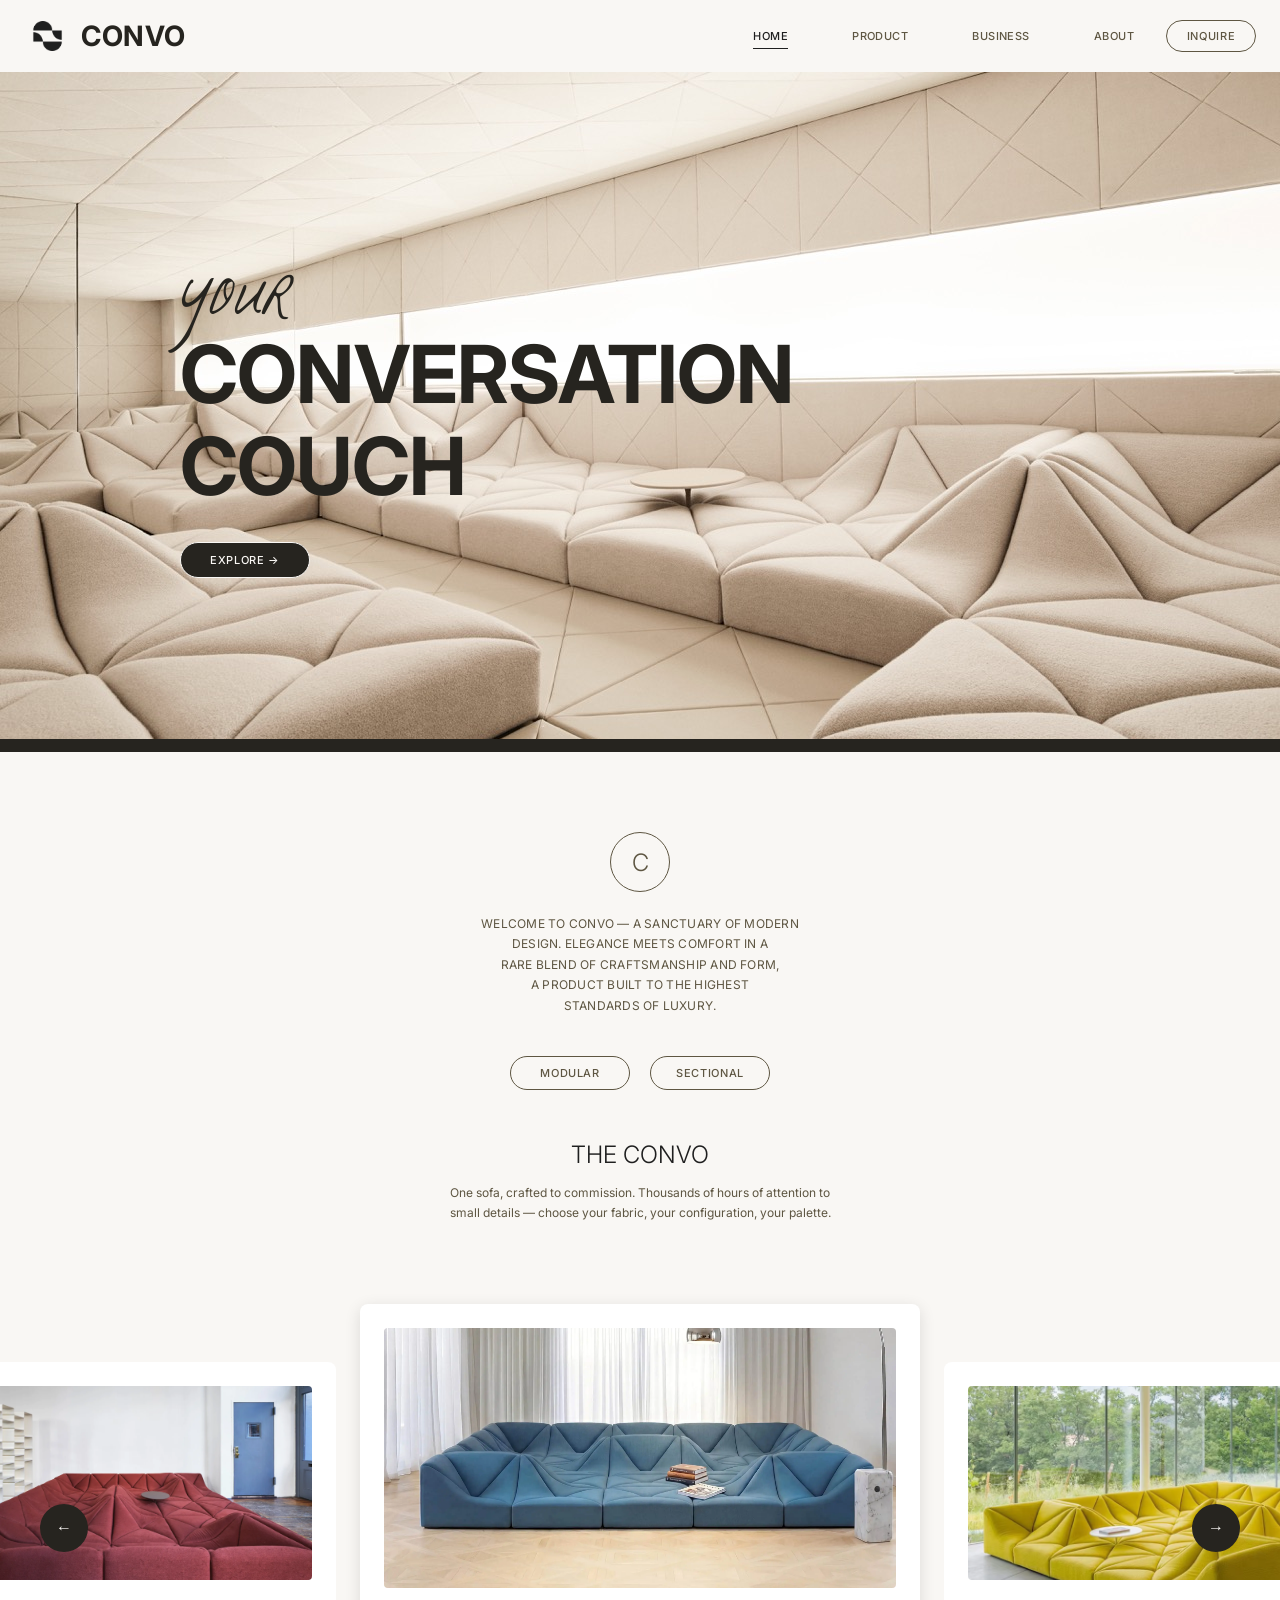
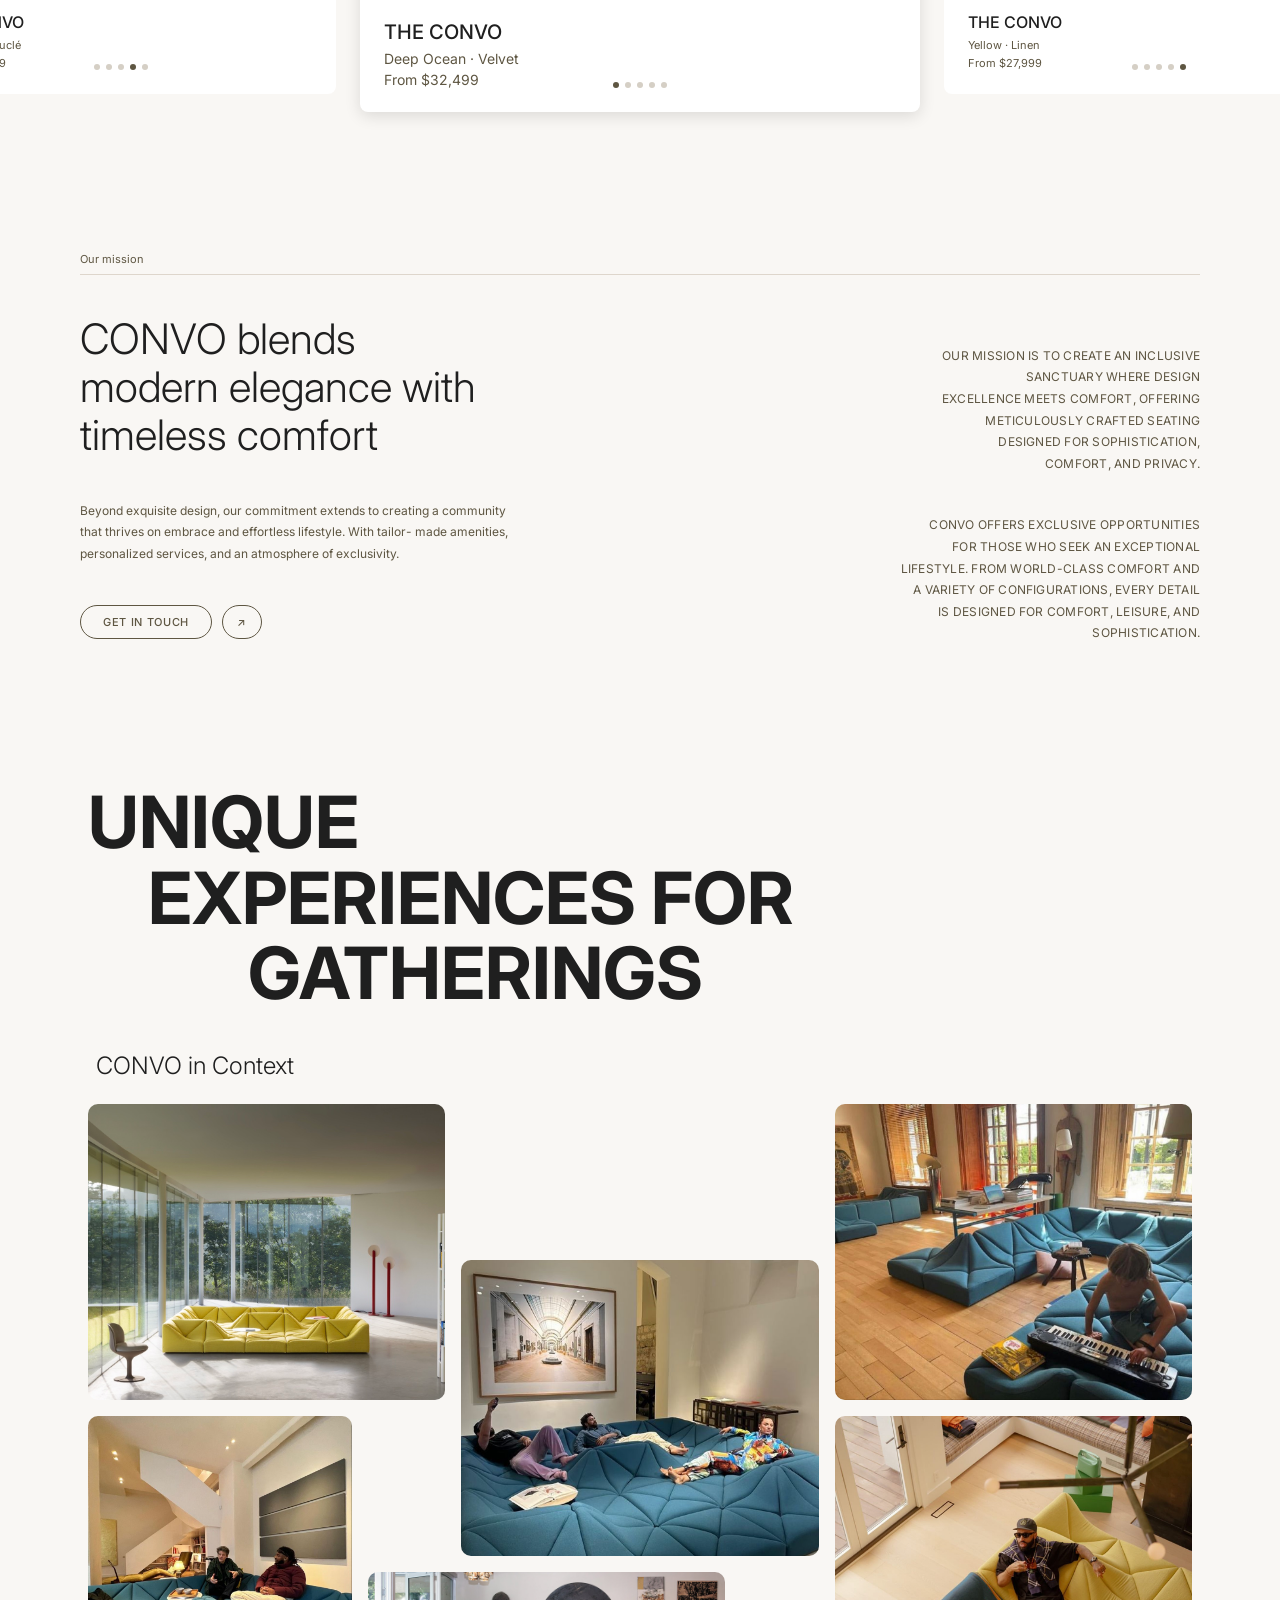
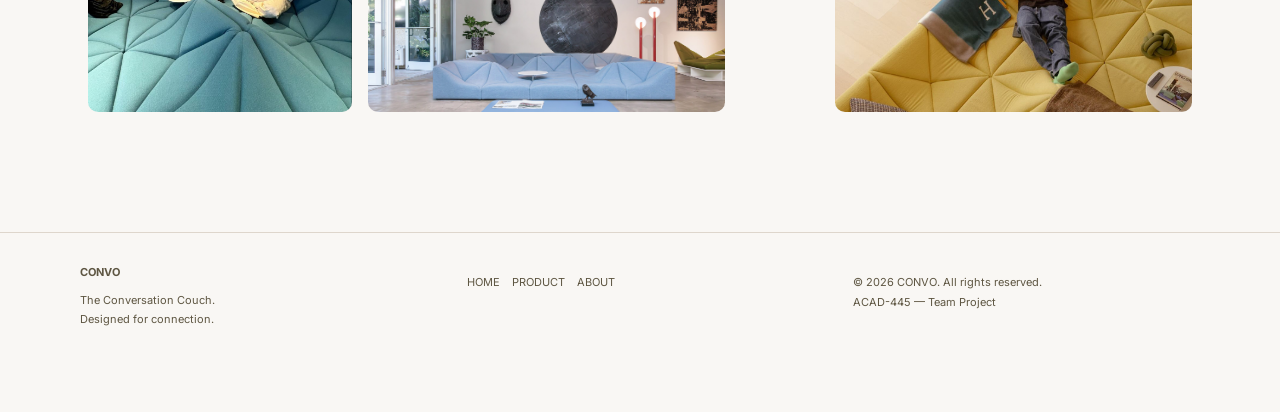
<file: index.html>
<!DOCTYPE html>
<html lang="en">
  <head>
    <meta charset="UTF-8" />
    <meta name="viewport" content="width=device-width, initial-scale=1.0" />
    <link rel="icon" type="image/png" href="favicon.png?v=2" />
    <link rel="shortcut icon" type="image/png" href="favicon.png?v=2" />
    <link rel="apple-touch-icon" href="favicon.png?v=2" />
    <title>CONVO — The Conversation Couch</title>
    <link rel="preconnect" href="https://fonts.googleapis.com" />
    <link rel="preconnect" href="https://fonts.gstatic.com" crossorigin />
    <link
      href="https://fonts.googleapis.com/css2?family=Inter:wght@300;400;500;700&family=La+Belle+Aurore&display=swap"
      rel="stylesheet"
    />
    <link rel="stylesheet" href="main.css" />
  </head>
  <body>
    <!-- NAV -->
    <nav class="nav">
      <div class="nav__inner">
        <a class="nav__logo" href="index.html">
          <img src="assets/Convo Logo.png" alt="CONVO" /><span class="nav__logo-text">CONVO</span>
        </a>
        <ul class="nav__links">
          <li><a href="index.html" class="is-active">HOME</a></li>
          <li><a href="product.html">PRODUCT</a></li>
          <li><a href="convo_investor_page.html">BUSINESS</a></li>
          <li><a href="about.html">ABOUT</a></li>
        </ul>
        <a class="btn btn--pill nav__cta" href="contact.html">INQUIRE</a>
      </div>
    </nav>

    <!-- HERO -->
    <header class="hero">
      <video class="hero__bg" autoplay muted loop playsinline poster="assets/image9.png">
        <source src="assets/convo_hero.mov" type="video/quicktime" />
        <img src="assets/image9.png" alt="" />
      </video>
      <div class="hero__content">
        <p class="hero__eyebrow"><span>YOUR</span></p>
        <h1 class="hero__title">
          <span>CONVERSATION</span><br />
          <span>COUCH</span>
        </h1>
        <a class="btn btn--dark" href="product.html">EXPLORE →</a>
      </div>
      <div class="hero__divider"></div>
    </header>

    <!-- INTRO -->
    <section class="intro">
      <div class="intro__mark">C</div>
      <p class="intro__copy">
        WELCOME TO CONVO — A SANCTUARY OF MODERN<br />
        DESIGN. ELEGANCE MEETS COMFORT IN A<br />
        RARE BLEND OF CRAFTSMANSHIP AND FORM,<br />
        A PRODUCT BUILT TO THE HIGHEST<br />
        STANDARDS OF LUXURY.
      </p>
      <div class="intro__tags">
        <span class="pill">MODULAR</span>
        <span class="pill">SECTIONAL</span>
      </div>
      <h2 class="intro__heading">THE CONVO</h2>
      <p class="intro__sub">
        One sofa, crafted to commission. Thousands of hours of attention to<br />
        small details — choose your fabric, your configuration, your palette.
      </p>
    </section>

    <!-- PRODUCT CAROUSEL -->
    <section class="carousel">
      <button class="carousel__arrow carousel__arrow--left" aria-label="Previous">←</button>
      <div class="carousel__track">
        <article class="card card--side">
          <a href="product.html" class="card__link">
            <div class="card__image">
              <img src="assets/magenta.webp" alt="The Convo in Magenta bouclé" />
            </div>
            <h3 class="card__title">THE CONVO</h3>
            <p class="card__meta">Magenta · Bouclé</p>
            <p class="card__meta">From $29,999</p>
          </a>
          <div class="card__dots">
            <span class="dot"></span><span class="dot"></span><span class="dot"></span><span class="dot dot--active"></span><span class="dot"></span>
          </div>
        </article>

        <article class="card card--main">
          <a href="product.html" class="card__link">
            <div class="card__image">
              <img src="assets/ocean.webp" alt="The Convo in Deep Ocean velvet" />
            </div>
            <h3 class="card__title">THE CONVO</h3>
            <p class="card__meta">Deep Ocean · Velvet</p>
            <p class="card__meta">From $32,499</p>
          </a>
          <div class="card__dots">
            <span class="dot dot--active"></span><span class="dot"></span><span class="dot"></span><span class="dot"></span><span class="dot"></span>
          </div>
        </article>

        <article class="card card--side">
          <a href="product.html" class="card__link">
            <div class="card__image">
              <img src="assets/yellow.jpg.avif" alt="The Convo in Yellow linen" />
            </div>
            <h3 class="card__title">THE CONVO</h3>
            <p class="card__meta">Yellow · Linen</p>
            <p class="card__meta">From $27,999</p>
          </a>
          <div class="card__dots">
            <span class="dot"></span><span class="dot"></span><span class="dot"></span><span class="dot"></span><span class="dot dot--active"></span>
          </div>
        </article>
      </div>
      <button class="carousel__arrow carousel__arrow--right" aria-label="Next">→</button>
    </section>

    <!-- MISSION -->
    <section class="mission" id="mission">
      <p class="mission__eyebrow">Our mission</p>
      <div class="mission__rule"></div>
      <div class="mission__grid">
        <div class="mission__left">
          <h2 class="mission__title">
            CONVO blends<br />
            modern elegance with<br />
            timeless comfort
          </h2>
          <p class="mission__body">
            Beyond exquisite design, our commitment extends to creating a
            community that thrives on embrace and effortless lifestyle. With tailor-
            made amenities, personalized services, and an atmosphere of
            exclusivity.
          </p>
          <div class="mission__actions">
            <a class="btn btn--pill" href="contact.html">GET IN TOUCH</a>
            <a class="btn btn--pill btn--icon" href="contact.html">↗</a>
          </div>
        </div>
        <div class="mission__right">
          <p class="mission__quote">
            OUR MISSION IS TO CREATE AN INCLUSIVE<br />
            SANCTUARY WHERE DESIGN<br />
            EXCELLENCE MEETS COMFORT, OFFERING<br />
            METICULOUSLY CRAFTED SEATING<br />
            DESIGNED FOR SOPHISTICATION,<br />
            COMFORT, AND PRIVACY.
          </p>
          <p class="mission__quote mission__quote--small">
            CONVO OFFERS EXCLUSIVE OPPORTUNITIES<br />
            FOR THOSE WHO SEEK AN EXCEPTIONAL<br />
            LIFESTYLE. FROM WORLD-CLASS COMFORT AND<br />
            A VARIETY OF CONFIGURATIONS, EVERY DETAIL<br />
            IS DESIGNED FOR COMFORT, LEISURE, AND<br />
            SOPHISTICATION.
          </p>
        </div>
      </div>

    </section>

    <!-- UNIQUE EXPERIENCES -->
    <section class="unique">
      <h2 class="unique__title">
        <span class="unique__line unique__line--1">UNIQUE</span>
        <span class="unique__line unique__line--2">EXPERIENCES FOR</span>
        <span class="unique__line unique__line--3">GATHERINGS</span>
      </h2>
      <p class="unique__eyebrow">CONVO in Context</p>
      <div class="unique__grid">
        <div class="tile tile--a"><img src="assets/context-01.jpg" alt="The Convo in a living room" /></div>
        <div class="tile tile--b"><img src="assets/context-02.jpg" alt="The Convo at a gathering" /></div>
        <div class="tile tile--c"><img src="assets/context-03.jpg" alt="The Convo in a studio" /></div>
        <div class="tile tile--d"><img src="assets/context-04.jpg" alt="The Convo fabric detail" /></div>
        <div class="tile tile--e"><img src="assets/context-05.jpg" alt="The Convo in context" /></div>
        <div class="tile tile--f"><img src="assets/context-06.jpg" alt="The Convo closeup" /></div>
      </div>
    </section>

    <!-- LIGHTBOX (used by the UNIQUE tile grid) -->
    <div class="lightbox" id="lightbox" hidden>
      <button class="lightbox__close" id="lightboxClose" aria-label="Close">✕</button>
      <button class="lightbox__nav lightbox__nav--prev" id="lightboxPrev" aria-label="Previous">←</button>
      <img class="lightbox__img" id="lightboxImg" alt="" />
      <button class="lightbox__nav lightbox__nav--next" id="lightboxNext" aria-label="Next">→</button>
    </div>

    <!-- FOOTER -->
    <footer class="footer">
      <div class="footer__col">
        <p class="footer__brand">CONVO</p>
        <p class="footer__tag">
          The Conversation Couch.<br />Designed for connection.
        </p>
      </div>
      <div class="footer__col footer__col--links">
        <p><a href="index.html">HOME</a> &nbsp;&nbsp; <a href="product.html">PRODUCT</a> &nbsp;&nbsp; <a href="about.html">ABOUT</a></p>
      </div>
      <div class="footer__col footer__col--meta">
        <p>© 2026 CONVO. All rights reserved.</p>
        <p>ACAD-445 — Team Project</p>
      </div>
    </footer>
    <script src="main.js"></script>
  </body>
</html>
</file>
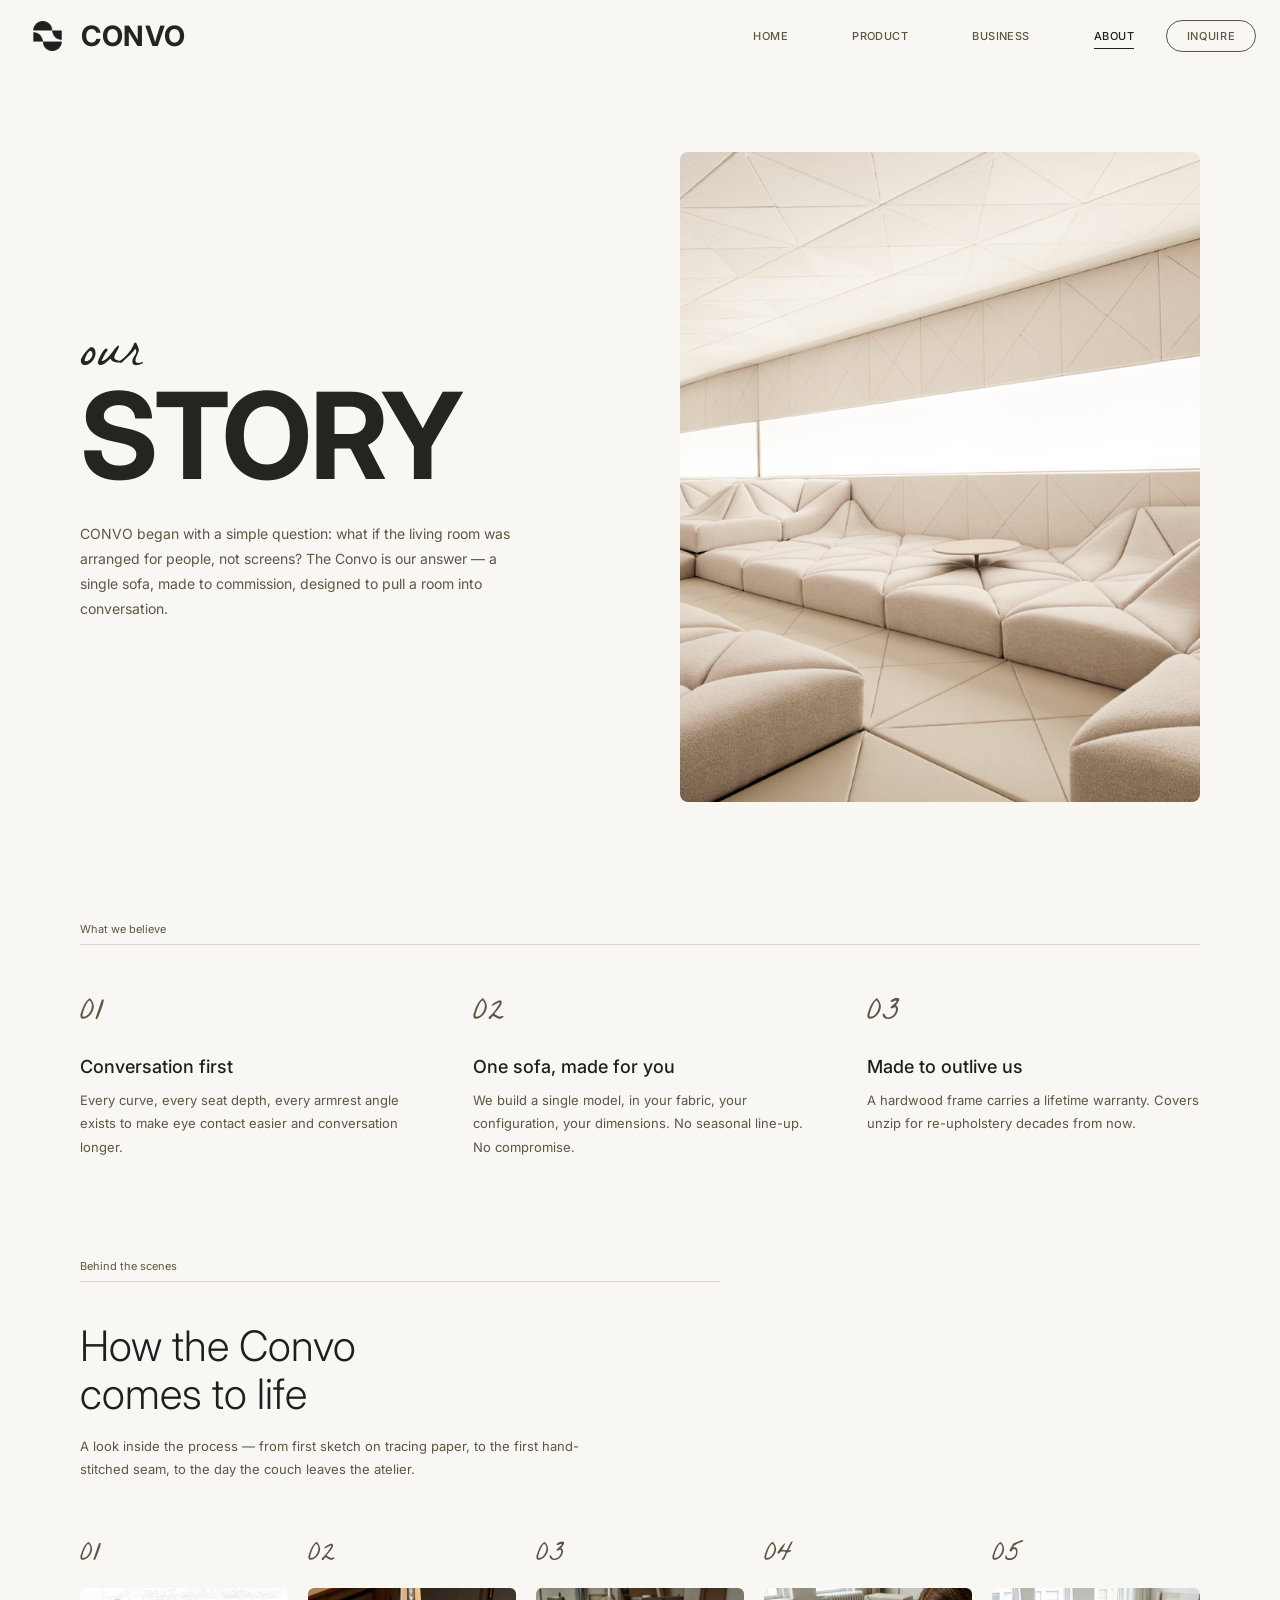
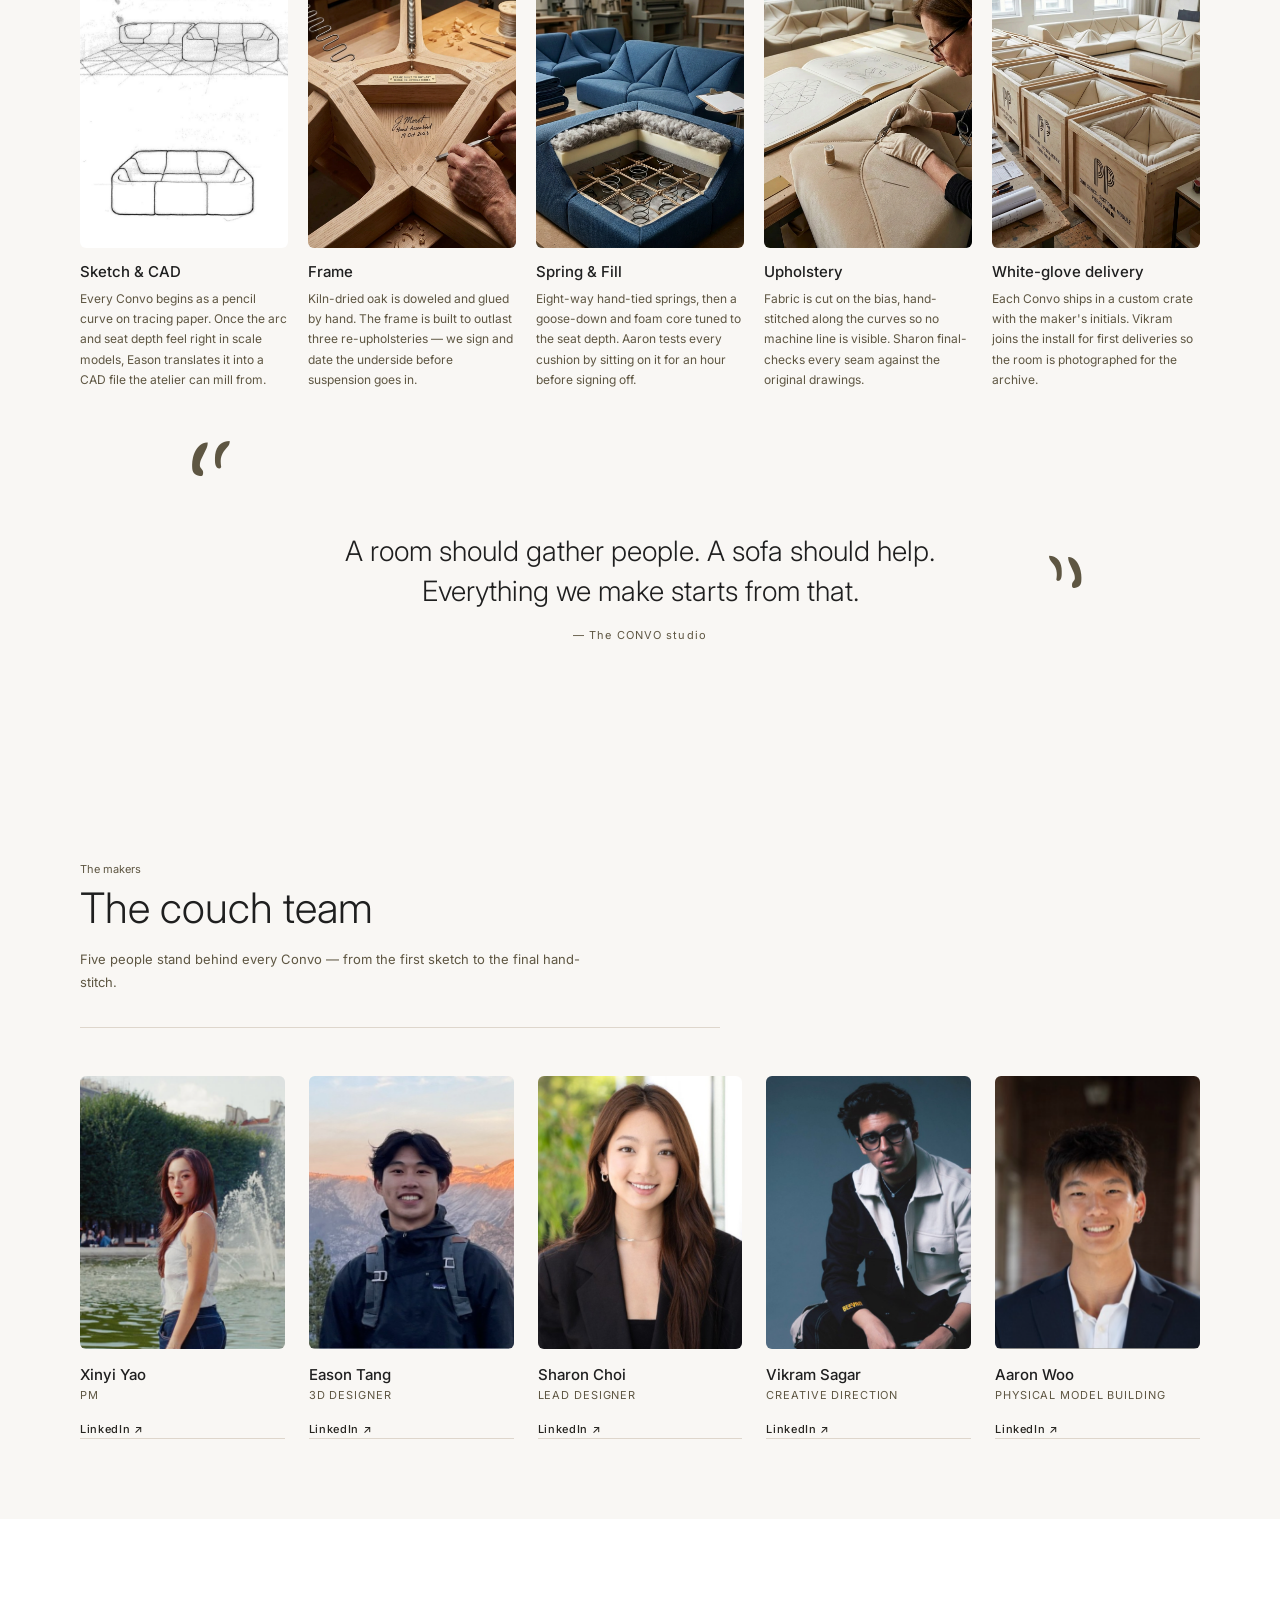
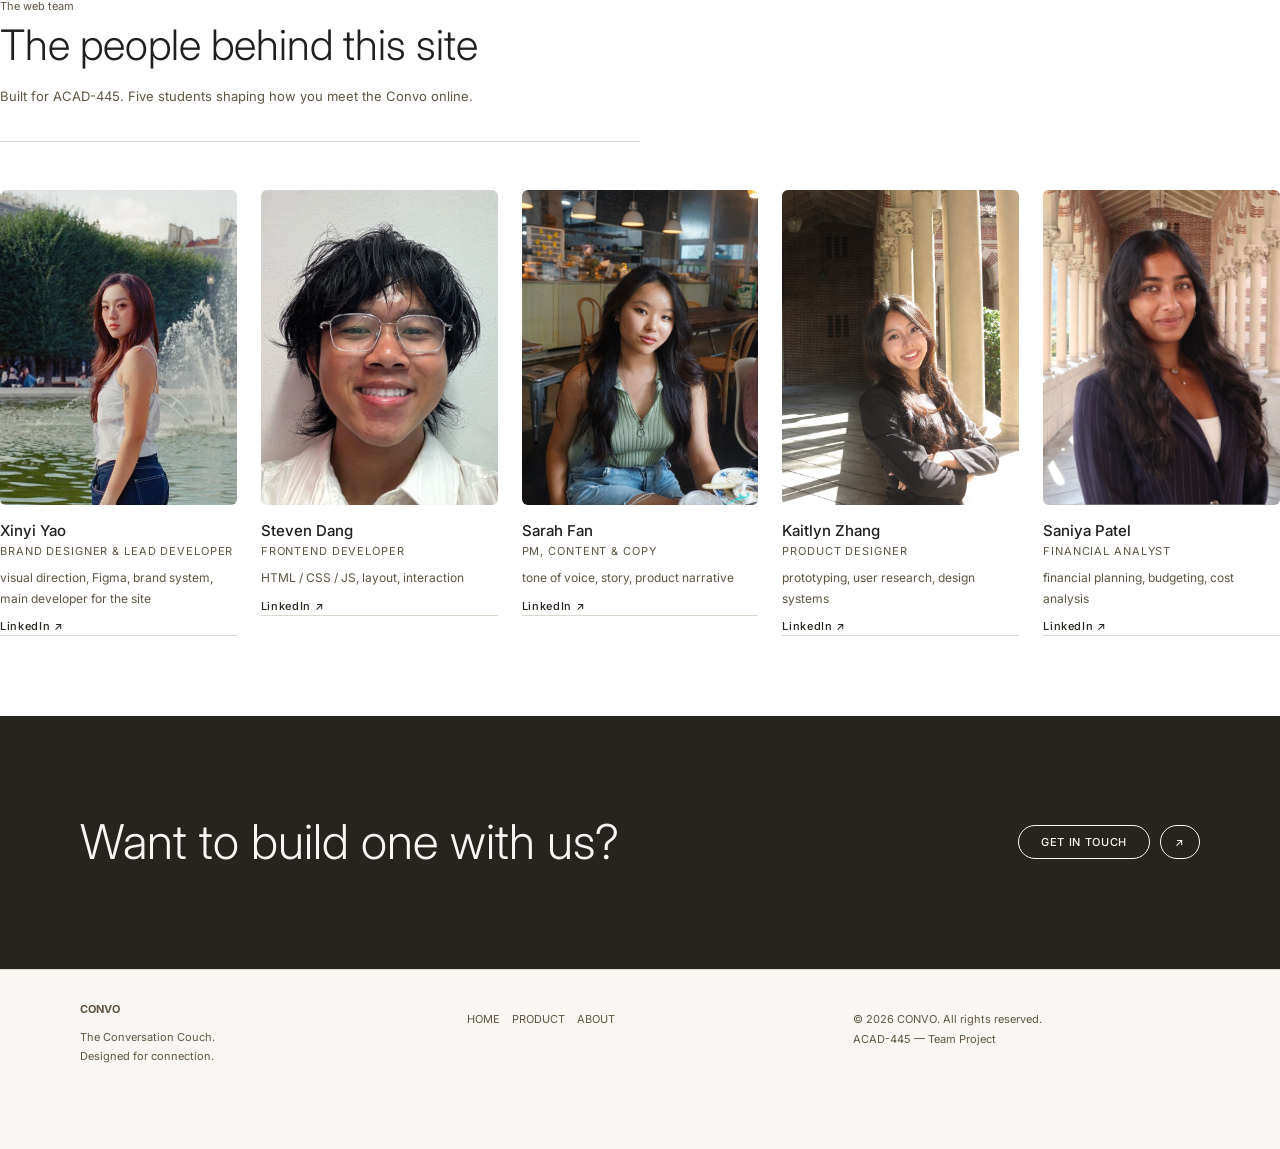
<file: about.html>
<!DOCTYPE html>
<html lang="en">
  <head>
    <meta charset="UTF-8" />
    <meta name="viewport" content="width=device-width, initial-scale=1.0" />
    <link rel="icon" type="image/png" href="favicon.png?v=2" />
    <link rel="shortcut icon" type="image/png" href="favicon.png?v=2" />
    <link rel="apple-touch-icon" href="favicon.png?v=2" />
    <title>CONVO — About</title>
    <link rel="preconnect" href="https://fonts.googleapis.com" />
    <link rel="preconnect" href="https://fonts.gstatic.com" crossorigin />
    <link
      href="https://fonts.googleapis.com/css2?family=Inter:wght@300;400;500;700&family=La+Belle+Aurore&display=swap"
      rel="stylesheet"
    />
    <link rel="stylesheet" href="main.css" />
  </head>
  <body>
    <!-- NAV -->
    <nav class="nav">
      <div class="nav__inner">
        <a class="nav__logo" href="index.html">
          <img src="assets/Convo Logo.png" alt="CONVO" /><span class="nav__logo-text">CONVO</span>
        </a>
        <ul class="nav__links">
          <li><a href="index.html">HOME</a></li>
          <li><a href="product.html">PRODUCT</a></li>
          <li><a href="convo_investor_page.html">BUSINESS</a></li>
          <li><a href="about.html" class="is-active">ABOUT</a></li>
        </ul>
        <a class="btn btn--pill nav__cta" href="contact.html">INQUIRE</a>
      </div>
    </nav>

    <!-- ABOUT HERO -->
    <header class="about-hero">
      <div class="about-hero__text">
        <p class="hero__eyebrow">our</p>
        <h1 class="about-hero__title">STORY</h1>
        <p class="about-hero__lede">
          CONVO began with a simple question: what if the living room was
          arranged for people, not screens? The Convo is our answer — a single
          sofa, made to commission, designed to pull a room into conversation.
        </p>
      </div>
      <div class="about-hero__image">
        <img src="assets/image9.png" alt="The Convo in a studio setting" />
      </div>
    </header>

    <!-- PILLARS -->
    <section class="pillars">
      <p class="details__eyebrow">What we believe</p>
      <div class="mission__rule"></div>
      <div class="pillars__grid">
        <div class="pillar">
          <p class="feature__num">01</p>
          <h3 class="pillar__title">Conversation first</h3>
          <p class="pillar__body">
            Every curve, every seat depth, every armrest angle exists to make
            eye contact easier and conversation longer.
          </p>
        </div>
        <div class="pillar">
          <p class="feature__num">02</p>
          <h3 class="pillar__title">One sofa, made for you</h3>
          <p class="pillar__body">
            We build a single model, in your fabric, your configuration, your
            dimensions. No seasonal line-up. No compromise.
          </p>
        </div>
        <div class="pillar">
          <p class="feature__num">03</p>
          <h3 class="pillar__title">Made to outlive us</h3>
          <p class="pillar__body">
            A hardwood frame carries a lifetime warranty. Covers unzip for
            re-upholstery decades from now.
          </p>
        </div>
      </div>
    </section>

    <!-- BEHIND THE SCENES -->
    <section class="behind" id="behind">
      <div class="behind__header">
        <p class="details__eyebrow">Behind the scenes</p>
        <div class="mission__rule"></div>
        <h2 class="behind__title">How the Convo<br />comes to life</h2>
        <p class="behind__lede">
          A look inside the process — from first sketch on tracing paper,
          to the first hand-stitched seam, to the day the couch leaves
          the atelier.
        </p>
      </div>

      <div class="behind__grid">
        <article class="behind__step">
          <p class="behind__num">01</p>
          <div class="behind__photo" style="background-image: url('assets/bts01.png');"></div>
          <h3 class="behind__step-title">Sketch &amp; CAD</h3>
          <p class="behind__step-body">
            Every Convo begins as a pencil curve on tracing paper. Once
            the arc and seat depth feel right in scale models, Eason
            translates it into a CAD file the atelier can mill from.
          </p>
        </article>
        <article class="behind__step">
          <p class="behind__num">02</p>
          <div class="behind__photo" style="background-image: url('assets/bts02.png');"></div>
          <h3 class="behind__step-title">Frame</h3>
          <p class="behind__step-body">
            Kiln-dried oak is doweled and glued by hand. The frame is
            built to outlast three re-upholsteries — we sign and date
            the underside before suspension goes in.
          </p>
        </article>
        <article class="behind__step">
          <p class="behind__num">03</p>
          <div class="behind__photo" style="background-image: url('assets/bts03.png');"></div>
          <h3 class="behind__step-title">Spring &amp; Fill</h3>
          <p class="behind__step-body">
            Eight-way hand-tied springs, then a goose-down and foam
            core tuned to the seat depth. Aaron tests every cushion by
            sitting on it for an hour before signing off.
          </p>
        </article>
        <article class="behind__step">
          <p class="behind__num">04</p>
          <div class="behind__photo" style="background-image: url('assets/bts04.png');"></div>
          <h3 class="behind__step-title">Upholstery</h3>
          <p class="behind__step-body">
            Fabric is cut on the bias, hand-stitched along the curves
            so no machine line is visible. Sharon final-checks every
            seam against the original drawings.
          </p>
        </article>
        <article class="behind__step">
          <p class="behind__num">05</p>
          <div class="behind__photo" style="background-image: url('assets/bts05.png');"></div>
          <h3 class="behind__step-title">White-glove delivery</h3>
          <p class="behind__step-body">
            Each Convo ships in a custom crate with the maker's
            initials. Vikram joins the install for first deliveries
            so the room is photographed for the archive.
          </p>
        </article>
      </div>
    </section>

    <!-- MANIFESTO -->
    <section class="manifesto">
      <p class="manifesto__mark">&ldquo;</p>
      <p class="manifesto__body">
        A room should gather people. A sofa should help.<br />
        Everything we make starts from that.
      </p>
      <p class="manifesto__mark manifesto__mark--close">&rdquo;</p>
      <p class="manifesto__attrib">— The CONVO studio</p>
    </section>

    <!-- TEAM: CRAFT -->
    <section class="team" id="team-craft">
      <div class="team__header">
        <p class="details__eyebrow">The makers</p>
        <h2 class="team__title">The couch team</h2>
        <p class="team__lede">
          Five people stand behind every Convo — from the first sketch to the
          final hand-stitch.
        </p>
        <div class="mission__rule"></div>
      </div>

      <div class="team__grid">
        <article class="member">
          <div class="member__photo" aria-hidden="true" style="background-image: url('assets/Xinyi Yao.JPG');"></div>
          <h3 class="member__name">Xinyi Yao</h3>
          <p class="member__role">PM</p>
          <a class="member__link" href="https://www.linkedin.com/in/xinyiy/" target="_blank" rel="noopener">LinkedIn ↗</a>
        </article>
        <article class="member">
          <div class="member__photo" aria-hidden="true" style="background-image: url('assets/Eason Tang.jpeg');"></div>
          <h3 class="member__name">Eason Tang</h3>
          <p class="member__role">3D Designer</p>
          <a class="member__link" href="https://www.linkedin.com/in/easontang23/" target="_blank" rel="noopener">LinkedIn ↗</a>
        </article>
        <article class="member">
          <div class="member__photo" aria-hidden="true" style="background-image: url('assets/Sharon Choi.jpeg');"></div>
          <h3 class="member__name">Sharon Choi</h3>
          <p class="member__role">Lead Designer</p>
          <a class="member__link" href="https://www.linkedin.com/in/sharon-choi-usc/" target="_blank" rel="noopener">LinkedIn ↗</a>
        </article>
        <article class="member">
          <div class="member__photo" aria-hidden="true" style="background-image: url('assets/Vikram Sagar.jpeg');"></div>
          <h3 class="member__name">Vikram Sagar</h3>
          <p class="member__role">Creative Direction</p>
          <a class="member__link" href="https://www.linkedin.com/in/a-vikram-sagar/" target="_blank" rel="noopener">LinkedIn ↗</a>
        </article>
        <article class="member">
          <div class="member__photo" aria-hidden="true" style="background-image: url('assets/Aaron Woo.png');"></div>
          <h3 class="member__name">Aaron Woo</h3>
          <p class="member__role">Physical Model Building</p>
          <a class="member__link" href="https://www.linkedin.com/in/aarnwoo/" target="_blank" rel="noopener">LinkedIn ↗</a>
        </article>
      </div>
    </section>

    <!-- TEAM: WEB -->
    <section class="team team--alt" id="team-web">
      <div class="team__header">
        <p class="details__eyebrow">The web team</p>
        <h2 class="team__title">The people behind this site</h2>
        <p class="team__lede">
          Built for ACAD-445. Five students shaping how you meet the Convo
          online.
        </p>
        <div class="mission__rule"></div>
      </div>

      <div class="team__grid">
        <article class="member">
          <div class="member__photo" aria-hidden="true" style="background-image: url('assets/Xinyi Yao.JPG');"></div>
          <h3 class="member__name">Xinyi Yao</h3>
          <p class="member__role">Brand Designer &amp; Lead Developer</p>
          <p class="member__bio">visual direction, Figma, brand system, main developer for the site</p>
          <a class="member__link" href="https://www.linkedin.com/in/xinyiy/" target="_blank" rel="noopener">LinkedIn ↗</a>
        </article>
        <article class="member">
          <div class="member__photo" aria-hidden="true" style="background-image: url('assets/Steven Dang.JPG');"></div>
          <h3 class="member__name">Steven Dang</h3>
          <p class="member__role">Frontend Developer</p>
          <p class="member__bio">HTML / CSS / JS, layout, interaction</p>
          <a class="member__link" href="https://www.linkedin.com/in/stevenldang/" target="_blank" rel="noopener">LinkedIn ↗</a>
        </article>
        <article class="member">
          <div class="member__photo" aria-hidden="true" style="background-image: url('assets/Sarah Fan.JPG');"></div>
          <h3 class="member__name">Sarah Fan</h3>
          <p class="member__role">PM, Content &amp; Copy</p>
          <p class="member__bio">tone of voice, story, product narrative</p>
          <a class="member__link" href="https://www.linkedin.com/in/sarah--fan/" target="_blank" rel="noopener">LinkedIn ↗</a>
        </article>
        <article class="member">
          <div class="member__photo" aria-hidden="true" style="background-image: url('assets/Kaitlyn Zhang.JPG');"></div>
          <h3 class="member__name">Kaitlyn Zhang</h3>
          <p class="member__role">Product Designer</p>
          <p class="member__bio">prototyping, user research, design systems</p>
          <a class="member__link" href="https://www.linkedin.com/in/kaitlyn-zhang-1743302b6/" target="_blank" rel="noopener">LinkedIn ↗</a>
        </article>
        <article class="member">
          <div class="member__photo" aria-hidden="true" style="background-image: url('assets/Saniya Patel.JPG');"></div>
          <h3 class="member__name">Saniya Patel</h3>
          <p class="member__role">Financial Analyst</p>
          <p class="member__bio">financial planning, budgeting, cost analysis</p>
          <a class="member__link" href="https://www.linkedin.com/in/saniya-patel9/" target="_blank" rel="noopener">LinkedIn ↗</a>
        </article>
      </div>
    </section>

    <!-- CLOSING CTA -->
    <section class="closing">
      <h2 class="closing__title">
        Want to build one with us?
      </h2>
      <div class="closing__actions">
        <a class="btn btn--pill" href="contact.html">GET IN TOUCH</a>
        <a class="btn btn--pill btn--icon" href="contact.html">↗</a>
      </div>
    </section>

    <!-- FOOTER -->
    <footer class="footer">
      <div class="footer__col">
        <p class="footer__brand">CONVO</p>
        <p class="footer__tag">
          The Conversation Couch.<br />Designed for connection.
        </p>
      </div>
      <div class="footer__col footer__col--links">
        <p><a href="index.html">HOME</a> &nbsp;&nbsp; <a href="product.html">PRODUCT</a> &nbsp;&nbsp; <a href="about.html">ABOUT</a></p>
      </div>
      <div class="footer__col footer__col--meta">
        <p>© 2026 CONVO. All rights reserved.</p>
        <p>ACAD-445 — Team Project</p>
      </div>
    </footer>
  </body>
</html>
</file>
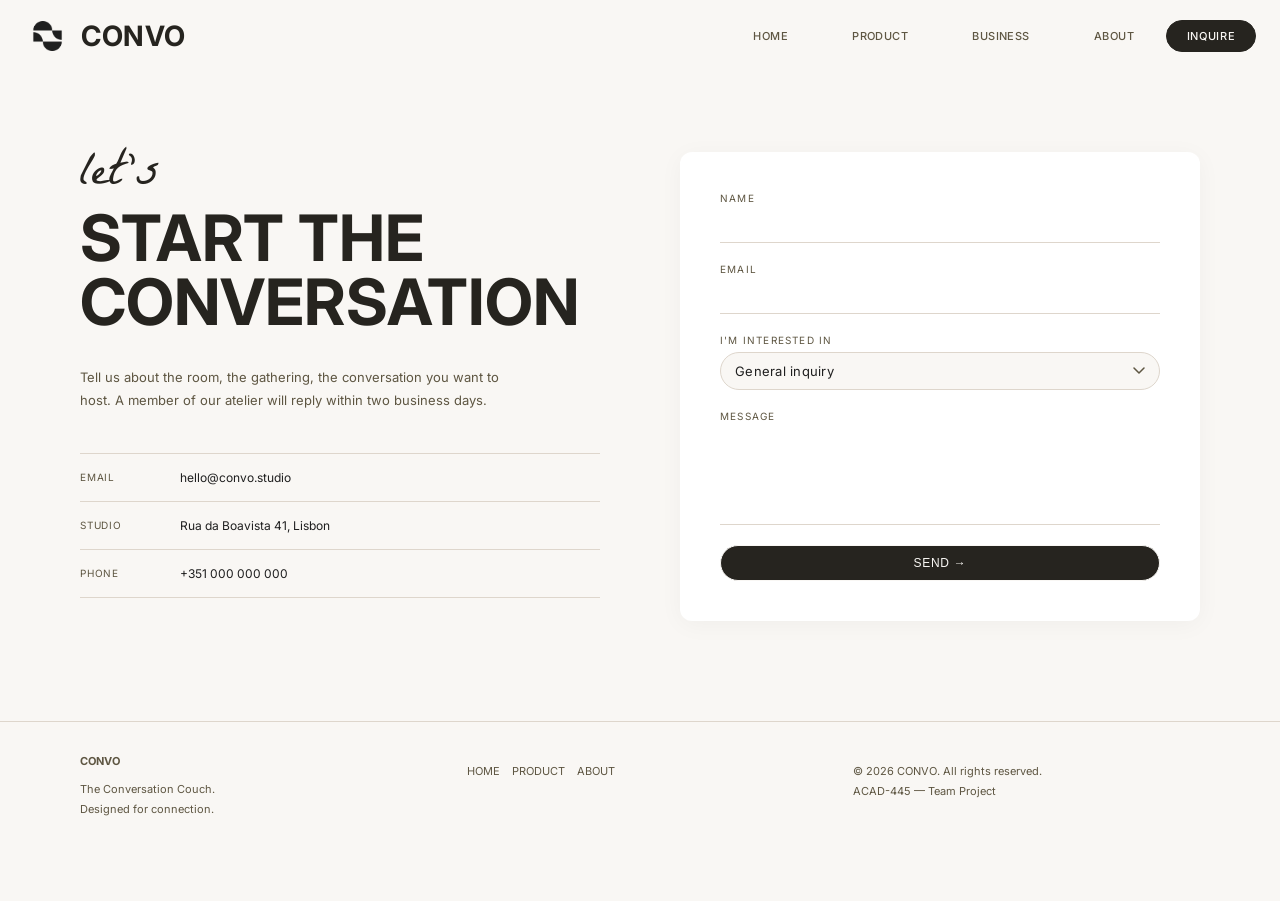
<file: contact.html>
<!DOCTYPE html>
<html lang="en">
  <head>
    <meta charset="UTF-8" />
    <meta name="viewport" content="width=device-width, initial-scale=1.0" />
    <link rel="icon" type="image/png" href="favicon.png?v=2" />
    <link rel="shortcut icon" type="image/png" href="favicon.png?v=2" />
    <link rel="apple-touch-icon" href="favicon.png?v=2" />
    <title>CONVO — Get in touch</title>
    <link rel="preconnect" href="https://fonts.googleapis.com" />
    <link rel="preconnect" href="https://fonts.gstatic.com" crossorigin />
    <link
      href="https://fonts.googleapis.com/css2?family=Inter:wght@300;400;500;700&family=La+Belle+Aurore&display=swap"
      rel="stylesheet"
    />
    <link rel="stylesheet" href="main.css" />
  </head>
  <body>
    <nav class="nav">
      <div class="nav__inner">
        <a class="nav__logo" href="index.html">
          <img src="assets/Convo Logo.png" alt="CONVO" /><span class="nav__logo-text">CONVO</span>
        </a>
        <ul class="nav__links">
          <li><a href="index.html">HOME</a></li>
          <li><a href="product.html">PRODUCT</a></li>
          <li><a href="convo_investor_page.html">BUSINESS</a></li>
          <li><a href="about.html">ABOUT</a></li>
        </ul>
        <a class="btn btn--pill nav__cta is-active" href="contact.html">INQUIRE</a>
      </div>
    </nav>

    <section class="contact">
      <div class="contact__left">
        <p class="hero__eyebrow">let's</p>
        <h1 class="contact__title">
          START THE<br />CONVERSATION
        </h1>
        <p class="contact__body">
          Tell us about the room, the gathering, the conversation you want to
          host. A member of our atelier will reply within two business days.
        </p>
        <ul class="contact__meta">
          <li><span>Email</span><a href="mailto:hello@convo.studio">hello@convo.studio</a></li>
          <li><span>Studio</span><a href="https://maps.google.com/?q=Rua+da+Boavista+41+Lisbon" target="_blank" rel="noopener">Rua da Boavista 41, Lisbon</a></li>
          <li><span>Phone</span><a href="tel:+351000000000">+351 000 000 000</a></li>
        </ul>
      </div>

      <form class="contact__form" id="contactForm" novalidate>
        <div class="field">
          <label for="name">NAME</label>
          <input id="name" name="name" type="text" required />
        </div>
        <div class="field">
          <label for="email">EMAIL</label>
          <input id="email" name="email" type="email" required />
        </div>
        <div class="field">
          <label for="subject">I'M INTERESTED IN</label>
          <select id="subject" name="subject">
            <option value="general">General inquiry</option>
            <option value="order">Ordering The Convo</option>
            <option value="custom-build">Custom build inquiry</option>
            <option value="trade">Trade / design partnership</option>
            <option value="press">Press</option>
          </select>
        </div>
        <div class="field">
          <label for="message">MESSAGE</label>
          <textarea id="message" name="message" rows="5" required></textarea>
        </div>
        <button type="submit" class="btn btn--dark btn--wide">SEND →</button>
        <p class="form__status" id="formStatus" hidden></p>
      </form>
    </section>

    <footer class="footer">
      <div class="footer__col">
        <p class="footer__brand">CONVO</p>
        <p class="footer__tag">
          The Conversation Couch.<br />Designed for connection.
        </p>
      </div>
      <div class="footer__col footer__col--links">
        <p><a href="index.html">HOME</a> &nbsp;&nbsp; <a href="product.html">PRODUCT</a> &nbsp;&nbsp; <a href="about.html">ABOUT</a></p>
      </div>
      <div class="footer__col footer__col--meta">
        <p>© 2026 CONVO. All rights reserved.</p>
        <p>ACAD-445 — Team Project</p>
      </div>
    </footer>

    <script src="contact.js"></script>
  </body>
</html>
</file>
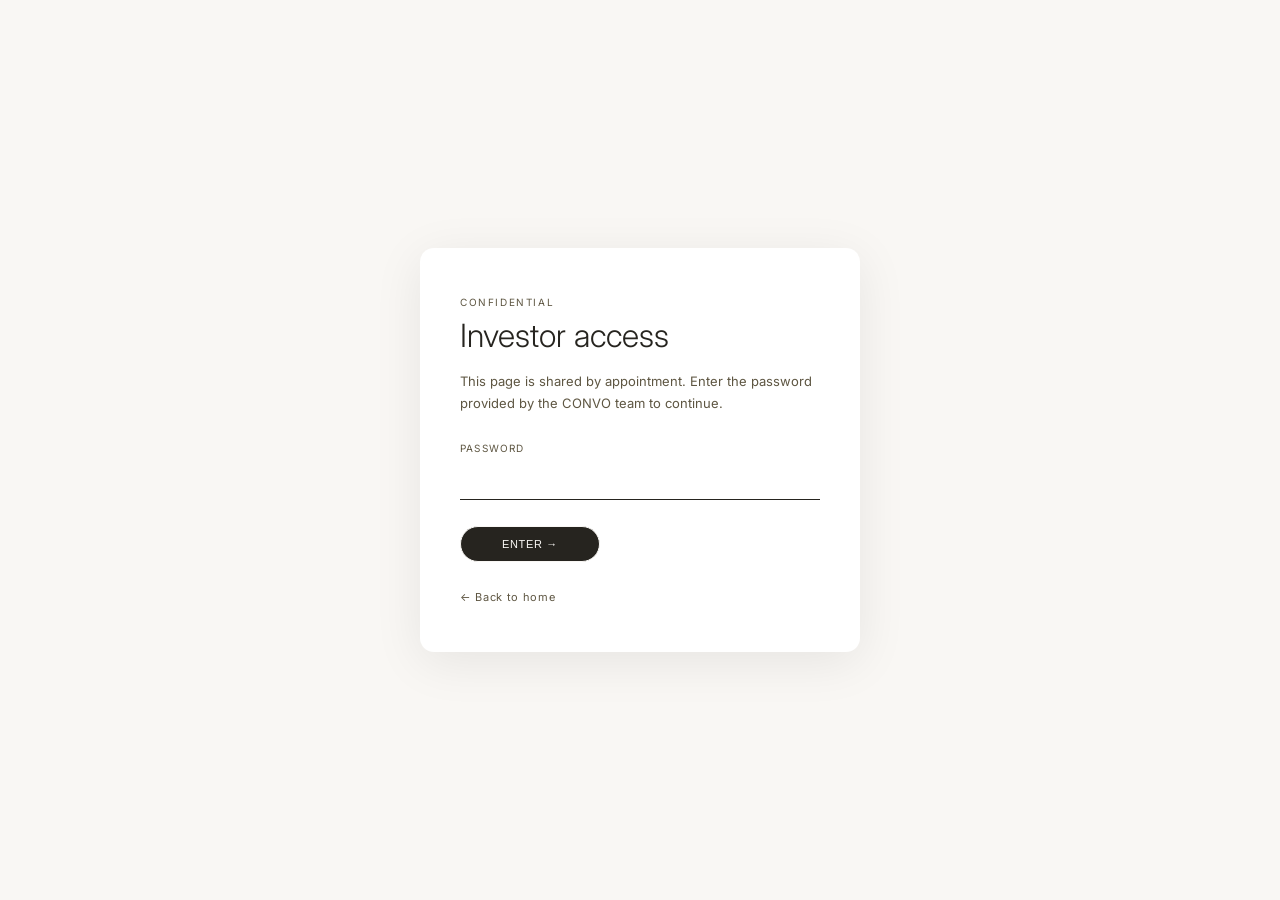
<file: convo_investor_page.html>
<!DOCTYPE html>
<html lang="en">
<head>
<meta charset="UTF-8"/>
<meta name="viewport" content="width=device-width, initial-scale=1.0"/>
    <link rel="icon" type="image/png" href="favicon.png?v=2" />
    <link rel="shortcut icon" type="image/png" href="favicon.png?v=2" />
    <link rel="apple-touch-icon" href="favicon.png?v=2" />
<title>CONVO — Investor Overview</title>
<link href="https://fonts.googleapis.com/css2?family=Inter:wght@300;400;500;700&family=La+Belle+Aurore&display=swap" rel="stylesheet" />
<link rel="stylesheet" href="main.css" />
<style>
*, *::before, *::after { box-sizing: border-box; margin: 0; padding: 0; }

:root {
  --bg: #f9f7f4;
  --ink: #1f1f1f;
  --ink-dark: #26241f;
  --muted: #5e5642;
  --line: #ded6cc;
  --placeholder: #c7c2ba;
  --grey: #8e8e8e;
  --gold: #b8973a;
  --gold-light: #e8d89a;
  --warm: #ede8df;
  --dark-panel: #f4efe6;
  --dark-panel2: #ede2d3;
}

html { scroll-behavior: smooth; }
body {
  background: var(--bg);
  color: var(--ink);
  font-family: 'Inter', system-ui, -apple-system, sans-serif;
  -webkit-font-smoothing: antialiased;
  overflow-x: hidden;
}


/* ── HEADER ── */
header {
  background: var(--dark-panel);
  padding: 0 64px;
  display: flex;
  align-items: stretch;
  justify-content: space-between;
  border-bottom: 1px solid #2A2520;
  position: sticky; top: 0; z-index: 100;
}
.header-brand {
  display: flex; align-items: center; gap: 20px;
  padding: 20px 0;
  border-right: 1px solid #2A2520;
  padding-right: 32px;
}
.brand-name {
  font-family: 'DM Sans', sans-serif;
  font-weight: 500;
  font-size: 15px;
  letter-spacing: 0.22em;
  text-transform: uppercase;
  color: var(--ink-dark);
}
.brand-tag {
  font-size: 10px;
  letter-spacing: 0.12em;
  text-transform: uppercase;
  color: var(--gold);
  padding: 4px 10px;
  border: 1px solid var(--gold);
}
.header-nav {
  display: flex;
  align-items: stretch;
}
.header-nav a {
  display: flex; align-items: center;
  font-size: 11px;
  letter-spacing: 0.1em;
  text-transform: uppercase;
  color: var(--ink-dark);
  text-decoration: none;
  padding: 0 24px;
  border-right: 1px solid #2A2520;
  transition: color 0.2s;
}
.header-nav a:hover { color: var(--ink-dark); }
.header-nav a.active { color: var(--gold); }

/* ── HERO BANNER ── */
.hero-banner {
  background: var(--bg);
  padding: 80px 64px 72px;
  position: relative;
  overflow: hidden;
}
.hero-banner::before {
  content: 'CONVO';
  position: absolute;
  right: -20px; top: -30px;
  font-family: 'Playfair Display', serif;
  font-size: 260px;
  font-weight: 700;
  color: rgba(255,255,255,0.025);
  line-height: 1;
  pointer-events: none;
  user-select: none;
}
.hero-eyebrow {
  font-size: 10px;
  letter-spacing: 0.18em;
  text-transform: uppercase;
  color: var(--ink-dark);
  margin-bottom: 24px;
  display: flex; align-items: center; gap: 12px;
}
.hero-eyebrow::before { content: ''; width: 32px; height: 1px; background: var(--ink-dark); }
.hero-h1 {
  font-family: 'Inter', system-ui, -apple-system, sans-serif;
  font-size: clamp(44px, 6vw, 82px);
  font-weight: 700;
  color: var(--ink-dark);
  letter-spacing: -0.01em;
  text-transform: uppercase;
  line-height: 1.05;
  max-width: 720px;
  margin-bottom: 28px;
}
.hero-h1 em { font-style: normal; color: var(--ink-dark); }
.hero-sub {
  font-size: 15px;
  color: var(--ink-dark);
  line-height: 1.75;
  max-width: 540px;
  margin-bottom: 48px;
}
.hero-pills { display: flex; gap: 12px; flex-wrap: wrap; }
.pill {
  font-size: 11px;
  letter-spacing: 0.08em;
  color: var(--ink-dark);
  padding: 7px 16px;
  border: 1px solid var(--line);
  background: var(--bg);
}

/* ── TRACTION STRIP ── */
.traction-strip {
  display: grid;
  grid-template-columns: repeat(4, 1fr);
  border-bottom: 1px solid var(--line);
}
.traction-cell {
  padding: 40px 48px;
  border-right: 1px solid var(--line);
  position: relative;
  overflow: hidden;
}
.traction-cell:last-child { border-right: none; }
.traction-cell::after {
  content: '';
  position: absolute;
  bottom: 0; left: 0;
  width: 0; height: 2px;
  background: var(--gold);
  transition: width 0.6s ease;
}
.traction-cell:hover::after { width: 100%; }
.t-num {
  font-family: 'Playfair Display', serif;
  font-size: 48px;
  font-weight: 400;
  color: var(--ink);
  line-height: 1;
  margin-bottom: 8px;
}
.t-num sup { font-size: 22px; vertical-align: super; color: var(--gold); }
.t-label {
  font-size: 10px;
  letter-spacing: 0.12em;
  text-transform: uppercase;
  color: var(--muted);
  margin-bottom: 6px;
}
.t-delta {
  display: inline-flex;
  align-items: center;
  gap: 5px;
  font-size: 11px;
  color: #5A8A5A;
  background: #EEF5EE;
  padding: 3px 8px;
  font-weight: 500;
}
.t-delta.flat { color: var(--muted); background: var(--warm); }

/* ── SECTION WRAPPER ── */
.section { padding: 80px 64px; }
.section-label {
  font-size: 10px;
  letter-spacing: 0.18em;
  text-transform: uppercase;
  color: var(--gold);
  margin-bottom: 40px;
  display: flex; align-items: center; gap: 14px;
}
.section-label::after { content: ''; flex: 1; height: 1px; background: var(--line); max-width: 80px; }
h2 {
  font-family: 'Playfair Display', serif;
  font-size: clamp(30px, 4vw, 46px);
  font-weight: 400;
  line-height: 1.1;
  margin-bottom: 16px;
}

/* ── VALUE PROP ── */
.vp-grid {
  display: grid;
  grid-template-columns: 1fr 1fr;
  gap: 0;
  margin-top: 48px;
  border: 1px solid var(--line);
}
.vp-card {
  padding: 40px;
  border-right: 1px solid var(--line);
  border-bottom: 1px solid var(--line);
  position: relative;
}
.vp-card:nth-child(even) { border-right: none; }
.vp-card:nth-last-child(-n+2) { border-bottom: none; }
.vp-num {
  font-family: 'Playfair Display', serif;
  font-size: 13px;
  font-style: italic;
  color: var(--gold);
  margin-bottom: 16px;
}
.vp-title {
  font-size: 14px;
  font-weight: 500;
  letter-spacing: 0.05em;
  text-transform: uppercase;
  color: var(--ink);
  margin-bottom: 12px;
}
.vp-body { font-size: 13px; color: var(--muted); line-height: 1.75; }
.vp-stat {
  margin-top: 16px;
  font-family: 'Playfair Display', serif;
  font-size: 28px;
  color: var(--ink);
}
.vp-stat span { font-size: 13px; font-family: 'DM Sans', sans-serif; color: var(--muted); margin-left: 6px; }

/* ── GROWTH CHART ── */
.chart-section { background: var(--dark-panel); padding: 80px 64px; }
.chart-section .section-label { color: var(--gold); }
.chart-section .section-label::after { background: #2A2520; }
.chart-section h2 { color: var(--ink-dark); }
.chart-section p { color: #7A7068; }

.chart-area {
  margin-top: 48px;
  display: grid;
  grid-template-columns: 1fr 320px;
  gap: 48px;
  align-items: start;
}
.bar-chart { }
.bar-row {
  display: flex;
  align-items: center;
  gap: 20px;
  margin-bottom: 20px;
}
.bar-year {
  font-size: 11px;
  letter-spacing: 0.08em;
  color: var(--ink-dark);
  width: 32px;
  text-align: right;
}
.bar-track {
  flex: 1;
  height: 44px;
  background: #1C1916;
  position: relative;
  overflow: hidden;
}
.bar-fill {
  position: absolute;
  left: 0; top: 0; bottom: 0;
  display: flex;
  align-items: center;
  padding-left: 16px;
  font-size: 13px;
  color: var(--ink-dark);
  white-space: nowrap;
  transition: width 1s ease;
}
.bar-fill.projected {
  background: repeating-linear-gradient(90deg, var(--gold) 0px, var(--gold) 6px, transparent 6px, transparent 12px);
  opacity: 0.6;
}
.bar-note {
  font-size: 10px;
  letter-spacing: 0.1em;
  color: var(--ink-dark);
  width: 80px;
  text-align: right;
}

.chart-callouts { display: flex; flex-direction: column; gap: 0; }
.callout {
  padding: 24px;
  border-bottom: 1px solid #2A2520;
}
.callout:last-child { border-bottom: none; }
.callout-label { font-size: 10px; letter-spacing: 0.12em; text-transform: uppercase; color: var(--ink-dark); margin-bottom: 8px; }
.callout-val { font-family: 'Playfair Display', serif; font-size: 32px; color: var(--ink-dark); margin-bottom: 4px; }
.callout-note { font-size: 12px; color: var(--ink-dark); line-height: 1.6; }

/* ── MARKET OPP ── */
.market-layout {
  display: grid;
  grid-template-columns: 5fr 4fr;
  gap: 80px;
  align-items: start;
}
.market-body {
  font-family: 'Playfair Display', serif;
  font-size: 20px;
  font-weight: 400;
  line-height: 1.7;
  color: var(--ink);
  margin-bottom: 32px;
}
.market-stats { display: grid; grid-template-columns: 1fr 1fr; gap: 24px; margin-top: 40px; }
.mstat {
  padding: 24px;
  border-top: 2px solid var(--ink);
}
.mstat-val { font-family: 'Playfair Display', serif; font-size: 36px; color: var(--ink); margin-bottom: 4px; }
.mstat-label { font-size: 11px; letter-spacing: 0.08em; text-transform: uppercase; color: var(--muted); margin-bottom: 8px; }
.mstat-note { font-size: 12px; color: var(--muted); line-height: 1.6; }

.market-aside { background: var(--warm); padding: 40px; }
.aside-header { font-size: 10px; letter-spacing: 0.14em; text-transform: uppercase; color: var(--gold); margin-bottom: 28px; }
.comp-row {
  display: flex;
  justify-content: space-between;
  align-items: center;
  padding: 14px 0;
  border-bottom: 1px solid var(--line);
}
.comp-row:last-child { border-bottom: none; }
.comp-name { font-size: 13px; color: var(--ink); }
.comp-tag { font-size: 10px; letter-spacing: 0.08em; padding: 3px 8px; border: 1px solid; }
.comp-tag.win { color: #5A8A5A; border-color: #5A8A5A; background: #EEF5EE; }
.comp-tag.par { color: var(--muted); border-color: var(--line); }
.comp-tag.opp { color: var(--gold); border-color: var(--gold); }

/* ── MODEL STRIP ── */
.model-strip {
  display: grid;
  grid-template-columns: repeat(3, 1fr);
  background: var(--dark-panel2);
  border-top: 1px solid #2A2520;
}
.model-cell {
  padding: 48px 40px;
  border-right: 1px solid #2A2520;
}
.model-cell:last-child { border-right: none; }
.model-icon { font-size: 22px; margin-bottom: 20px; opacity: 0.7; }
.model-title { font-size: 11px; letter-spacing: 0.12em; text-transform: uppercase; color: var(--ink-dark); margin-bottom: 10px; }
.model-val { font-family: 'Playfair Display', serif; font-size: 36px; color: var(--ink-dark); margin-bottom: 8px; }
.model-note { font-size: 12px; color: var(--ink-dark); line-height: 1.65; }

/* ── BUSINESS MODEL CANVAS ── */
.bmc-grid {
  display: grid;
  grid-template-columns: repeat(5, 1fr);
  grid-template-rows: auto auto auto;
  gap: 0;
  margin-top: 48px;
  border-top: 1px solid var(--line);
  border-left: 1px solid var(--line);
}
.bmc-cell {
  padding: 24px 22px;
  border-right: 1px solid var(--line);
  border-bottom: 1px solid var(--line);
  background: var(--warm);
}
.bmc-cell--tall { grid-row: span 2; }
.bmc-cell--wide { grid-column: span 2; }
.bmc-cell--accent {
  background: var(--dark-panel2);
  border-left: 2px solid var(--gold);
  margin-left: -1px;
}
.bmc-title {
  font-size: 11px;
  font-weight: 500;
  letter-spacing: 0.1em;
  text-transform: uppercase;
  color: var(--ink-dark);
  margin-bottom: 12px;
  padding-bottom: 8px;
  border-bottom: 1px solid rgba(0, 0, 0, 0.08);
}
.bmc-list {
  list-style: none;
  padding: 0;
  margin: 0;
}
.bmc-list li {
  font-size: 12px;
  color: var(--muted);
  line-height: 1.55;
  padding: 4px 0;
  padding-left: 14px;
  position: relative;
}
.bmc-list li::before {
  content: "·";
  position: absolute;
  left: 4px;
  top: 4px;
  font-weight: 700;
  color: var(--gold);
}
.bmc-list--inline {
  display: flex;
  flex-wrap: wrap;
  gap: 4px 16px;
}
.bmc-list--inline li { padding-left: 14px; }

/* ── COMPETITIVE ANALYSIS ── */
.comp-table-wrap {
  margin-top: 48px;
  overflow-x: auto;
  background: #fff;
  border-radius: 4px;
}
.comp-table {
  width: 100%;
  min-width: 880px;
  border-collapse: collapse;
  font-family: "Inter", sans-serif;
}
.comp-table th, .comp-table td {
  padding: 16px 18px;
  text-align: left;
  font-size: 12px;
  border-bottom: 1px solid var(--line);
  color: var(--ink-dark);
  vertical-align: middle;
}
.comp-table thead th {
  font-size: 10px;
  font-weight: 500;
  letter-spacing: 0.1em;
  text-transform: uppercase;
  color: var(--muted);
  background: var(--warm);
  padding-bottom: 14px;
  padding-top: 14px;
}
.comp-feat {
  font-weight: 500;
  color: var(--ink-dark);
  font-size: 11px;
  letter-spacing: 0.06em;
  text-transform: uppercase;
  white-space: nowrap;
}
.comp-us, thead .comp-us {
  background: var(--ink-dark);
  color: var(--bg) !important;
  font-weight: 500;
}
.comp-callouts {
  margin-top: 40px;
  display: grid;
  grid-template-columns: repeat(3, 1fr);
  gap: 32px;
}
.comp-callout {
  border-top: 2px solid var(--gold);
  padding-top: 16px;
}
.comp-callout__num {
  font-size: 38px;
  font-weight: 300;
  color: var(--ink-dark);
  letter-spacing: -0.01em;
  line-height: 1;
  margin-bottom: 10px;
}
.comp-callout__body {
  font-size: 12px;
  color: var(--muted);
  line-height: 1.7;
}

/* ── PRO FORMA ── */
.proforma-wrap {
  margin-top: 48px;
  overflow-x: auto;
  background: #fff;
}
.proforma-table {
  width: 100%;
  min-width: 880px;
  border-collapse: collapse;
  font-family: "Inter", sans-serif;
  font-size: 12px;
}
.proforma-table th, .proforma-table td {
  padding: 12px 16px;
  text-align: right;
  border-bottom: 1px solid var(--line);
  color: var(--ink-dark);
}
.proforma-table thead th {
  font-size: 11px;
  font-weight: 500;
  letter-spacing: 0.06em;
  color: var(--muted);
  background: var(--warm);
  white-space: nowrap;
  padding: 14px 16px;
}
.proforma-table thead th:first-child { text-align: left; }
.proforma-table .ph-feat {
  text-align: left;
  font-weight: 400;
  color: var(--muted);
  font-size: 12px;
  white-space: nowrap;
}
.proforma-table .ph-section-row td {
  background: var(--warm);
  font-size: 10px;
  font-weight: 500;
  letter-spacing: 0.12em;
  text-transform: uppercase;
  color: var(--ink-dark);
  text-align: left;
  padding: 10px 16px;
}
.proforma-table .ph-total-row td {
  font-weight: 500;
  color: var(--ink-dark);
  background: rgba(0, 0, 0, 0.02);
}
.proforma-table .ph-total-row .ph-feat { color: var(--ink-dark); }
.proforma-table .ph-bottom-row td {
  font-weight: 600;
  font-size: 14px;
  color: var(--ink-dark);
  background: var(--dark-panel2);
}
.ph-tag {
  display: inline-block;
  margin-left: 6px;
  padding: 2px 6px;
  border-radius: 4px;
  background: var(--ink-dark);
  color: var(--bg);
  font-size: 9px;
  letter-spacing: 0.06em;
  font-weight: 500;
  vertical-align: middle;
}
.ph-tag--proj {
  background: var(--gold);
  color: var(--ink-dark);
}
.ph-note {
  margin-top: 16px;
  font-size: 11px;
  color: var(--muted);
  font-style: italic;
  line-height: 1.7;
}

@media (max-width: 1100px) {
  .bmc-grid { grid-template-columns: repeat(2, 1fr); }
  .bmc-cell--tall { grid-row: auto; }
  .bmc-cell--wide { grid-column: span 2; }
  .comp-callouts { grid-template-columns: 1fr; }
}

/* ── WHY NOW ── */
.why-grid {
  display: grid;
  grid-template-columns: repeat(3, 1fr);
  gap: 32px;
  margin-top: 48px;
}
.why-card {
  padding: 32px;
  border-left: 2px solid var(--gold);
  background: var(--warm);
}
.why-title { font-size: 13px; font-weight: 500; letter-spacing: 0.06em; text-transform: uppercase; color: var(--ink); margin-bottom: 10px; }
.why-body { font-size: 13px; color: var(--muted); line-height: 1.75; }

/* ── CTA ── */
.cta-section {
  background: var(--dark-panel);
  padding: 100px 64px;
  display: grid;
  grid-template-columns: 1fr 1fr;
  gap: 80px;
  align-items: center;
}
.cta-h2 {
  font-family: 'Playfair Display', serif;
  font-size: clamp(34px, 5vw, 58px);
  font-weight: 400;
  color: var(--ink-dark);
  line-height: 1.1;
  margin-bottom: 20px;
}
.cta-body { font-size: 14px; color: #7A7068; line-height: 1.8; margin-bottom: 40px; max-width: 420px; }
.cta-btn {
  display: inline-block;
  background: var(--gold);
  color: var(--dark-panel);
  font-size: 11px;
  letter-spacing: 0.14em;
  text-transform: uppercase;
  padding: 18px 48px;
  text-decoration: none;
  font-weight: 500;
  transition: background 0.2s;
  border: none; cursor: pointer;
}
.cta-btn:hover { background: var(--gold-light); }
.cta-note { font-size: 11px; color: var(--ink-dark); margin-top: 14px; }
.contact-details { }
.cd-item {
  padding: 20px 0;
  border-bottom: 1px solid #2A2520;
}
.cd-item:first-child { padding-top: 0; }
.cd-label { font-size: 10px; letter-spacing: 0.12em; text-transform: uppercase; color: var(--ink-dark); margin-bottom: 6px; }
.cd-val { font-size: 14px; color: var(--ink-dark); }

/* ── FOOTER ── */
footer {
  border-top: 1px solid var(--line);
  padding: 28px 64px;
  display: flex;
  justify-content: space-between;
  align-items: center;
}
.footer-left { font-size: 11px; color: var(--muted); letter-spacing: 0.06em; }
.footer-center {
  font-family: 'Playfair Display', serif;
  font-size: 13px;
  font-style: italic;
  color: var(--muted);
}
.footer-right { font-size: 10px; color: var(--ink-dark); letter-spacing: 0.08em; }
.disclaimer { background: #F0EBE3; border-top: 1px solid var(--line); padding: 16px 64px; font-size: 10px; color: var(--ink-dark); line-height: 1.6; }

/* ── ANIMATIONS ── */
@keyframes fadeUp { from { opacity:0; transform:translateY(20px); } to { opacity:1; transform:translateY(0); } }
.fade { animation: fadeUp 0.7s ease both; }
.fade:nth-child(2) { animation-delay: 0.1s; }
.fade:nth-child(3) { animation-delay: 0.2s; }
.fade:nth-child(4) { animation-delay: 0.3s; }

@media (max-width: 960px) {
  header, .hero-banner, .section, .chart-section, .cta-section { padding-left: 28px; padding-right: 28px; }
  .traction-strip { grid-template-columns: 1fr 1fr; }
  .vp-grid, .chart-area, .market-layout, .cta-section { grid-template-columns: 1fr; gap: 40px; }
  .why-grid, .model-strip { grid-template-columns: 1fr; }
  .market-stats { grid-template-columns: 1fr 1fr; }
  .header-nav { display: none; }
  footer, .disclaimer { padding-left: 28px; padding-right: 28px; }
}
</style>
</head>
<body>

<!-- PASSWORD GATE -->
<div id="convoGate" class="gate" hidden>
  <div class="gate__card">
    <p class="gate__eyebrow">CONFIDENTIAL</p>
    <h1 class="gate__title">Investor access</h1>
    <p class="gate__body">
      This page is shared by appointment. Enter the password
      provided by the CONVO team to continue.
    </p>
    <form id="gateForm" class="gate__form" autocomplete="off">
      <label for="gatePw" class="gate__label">PASSWORD</label>
      <input id="gatePw" type="password" required autofocus />
      <button type="submit" class="btn btn--dark gate__submit">ENTER →</button>
      <p id="gateError" class="gate__error" hidden>That's not the right password.</p>
    </form>
    <p class="gate__back"><a href="index.html">← Back to home</a></p>
  </div>
</div>

<style>
.gate {
  position: fixed;
  inset: 0;
  z-index: 9999;
  background: var(--bg);
  display: flex;
  align-items: center;
  justify-content: center;
  padding: 24px;
}
.gate[hidden] { display: none; }
.gate__card {
  width: 100%;
  max-width: 440px;
  background: #fff;
  padding: 48px 40px;
  border-radius: 14px;
  box-shadow: 0 10px 50px rgba(0, 0, 0, 0.08);
}
.gate__eyebrow {
  font-size: 10px;
  letter-spacing: 0.16em;
  color: var(--muted);
  margin-bottom: 10px;
}
.gate__title {
  font-family: "Inter", sans-serif;
  font-size: 32px;
  font-weight: 300;
  color: var(--ink-dark);
  line-height: 1.1;
  margin-bottom: 16px;
}
.gate__body {
  font-size: 13px;
  color: var(--muted);
  line-height: 1.7;
  margin-bottom: 28px;
}
.gate__form { display: flex; flex-direction: column; gap: 8px; }
.gate__label {
  font-size: 10px;
  letter-spacing: 0.12em;
  color: var(--muted);
}
#gatePw {
  font-family: inherit;
  font-size: 14px;
  color: var(--ink);
  background: transparent;
  border: none;
  border-bottom: 1px solid var(--line);
  padding: 10px 0;
  outline: none;
  margin-bottom: 18px;
}
#gatePw:focus { border-bottom-color: var(--ink-dark); }
.gate__submit { align-self: flex-start; min-width: 140px; }
.gate__error {
  margin-top: 10px;
  font-size: 12px;
  color: #9b3a3a;
}
.gate__back {
  margin-top: 28px;
  font-size: 11px;
  letter-spacing: 0.06em;
}
.gate__back a { color: var(--muted); }
.gate__back a:hover { color: var(--ink); }
.gate-locked { overflow: hidden; }
.gate-locked .convo-gated-content { display: none !important; }
</style>

<script>
(function () {
  const PASSWORD = "convo2026"; // change me — also no real security
  const gate = document.getElementById("convoGate");
  const form = document.getElementById("gateForm");
  const input = document.getElementById("gatePw");
  const errorEl = document.getElementById("gateError");

  function unlock() {
    document.documentElement.classList.remove("gate-locked");
    gate.hidden = true;
  }
  function lock() {
    document.documentElement.classList.add("gate-locked");
    gate.hidden = false;
    setTimeout(() => input && input.focus(), 50);
  }

  // Always lock on every page load — no session persistence.
  lock();

  form.addEventListener("submit", (e) => {
    e.preventDefault();
    if (input.value.trim().toLowerCase() === PASSWORD) {
      errorEl.hidden = true;
      unlock();
    } else {
      errorEl.hidden = false;
      input.select();
    }
  });
})();
</script>

<div class="convo-gated-content">

<!-- NAV -->
<nav class="nav">
  <div class="nav__inner">
    <a class="nav__logo" href="index.html">
      <img src="assets/Convo Logo.png" alt="CONVO" /><span class="nav__logo-text">CONVO</span>
    </a>
    <ul class="nav__links">
      <li><a href="index.html">HOME</a></li>
      <li><a href="product.html">PRODUCT</a></li>
      <li><a href="convo_investor_page.html" class="is-active">BUSINESS</a></li>
      <li><a href="about.html">ABOUT</a></li>
    </ul>
    <a class="btn btn--pill nav__cta" href="contact.html">INQUIRE</a>
  </div>
</nav>

<!-- HERO -->
<div class="hero-banner">
  <div class="hero-eyebrow fade">CONFIDENTIAL</div>
  <h1 class="hero-h1 fade">INVESTOR OVERVIEW<br></h1>
  <p class="hero-sub fade">CONVO is building the first globally recognised brand in the ultra-premium made-to-order sofa segment — a $4.2B market with no dominant DTC player.</p>
  <div class="hero-pills fade">
    <span class="pill">DTC · Direct to Consumer</span>
    <span class="pill">Made to Order · Zero Inventory Risk</span>
    <span class="pill">64% Gross Margin</span>
    <span class="pill">Handcrafted in Portugal</span>
    <span class="pill">Worldwide White-Glove Delivery</span>
  </div>
</div>

<!-- TRACTION STRIP -->
<div class="traction-strip" id="traction">
  <div class="traction-cell">
    <div class="t-label">TTM Revenue</div>
    <div class="t-num">$2.1<sup>M</sup></div>
    <div class="t-delta">↑ 118% YoY</div>
  </div>
  <div class="traction-cell">
    <div class="t-label">Gross Margin</div>
    <div class="t-num">64<sup>%</sup></div>
    <div class="t-delta">↑ +4pts vs prior year</div>
  </div>
  <div class="traction-cell">
    <div class="t-label">Avg. Order Value</div>
    <div class="t-num">$41<sup>K</sup></div>
    <div class="t-delta">↑ 22% YoY</div>
  </div>
  <div class="traction-cell">
    <div class="t-label">Units Commissioned</div>
    <div class="t-num">51</div>
    <div class="t-delta flat">TTM · No returns</div>
  </div>
</div>

<!-- VALUE PROPOSITION -->
<section class="section" id="value">
  <div class="section-label">Why CONVO Wins</div>
  <h2>A category with pricing<br>power and no incumbents</h2>
  <p style="font-size:14px; color:var(--muted); line-height:1.8; max-width:580px;">The ultra-luxury furniture segment is fragmented, opaque, and dominated by showrooms with no online presence. CONVO owns the direct-to-consumer channel with a product no one can easily replicate.</p>
  <div class="vp-grid">
    <div class="vp-card">
      <div class="vp-num">01</div>
      <div class="vp-title">Defensible Design Moat</div>
      <div class="vp-body">The Convo's modular architecture, proprietary joinery system, and Lisbon atelier relationship create structural barriers to imitation. The form is patented across EU, US, and UK.</div>
      <div class="vp-stat">0 <span>direct design copies to date</span></div>
    </div>
    <div class="vp-card">
      <div class="vp-num">02</div>
      <div class="vp-title">Zero Inventory Model</div>
      <div class="vp-body">Every unit is commissioned before it is built. A 30% deposit is collected at order. CONVO carries no inventory risk — cash flow is structurally positive from unit one.</div>
      <div class="vp-stat">$0 <span>inventory on balance sheet</span></div>
    </div>
    <div class="vp-card">
      <div class="vp-num">03</div>
      <div class="vp-title">Inelastic Demand</div>
      <div class="vp-body">The $33K+ buyer is not price-sensitive. We raised base price 12% in 2024 with zero drop in conversion rate. Pricing power is a structural advantage, not an assumption.</div>
      <div class="vp-stat">12% <span>price increase · 0% churn</span></div>
    </div>
    <div class="vp-card">
      <div class="vp-num">04</div>
      <div class="vp-title">Word-of-Mouth Flywheel</div>
      <div class="vp-body">68% of new commissions in 2024 originated from a referral or organic social discovery — a product this visible generates its own pipeline. CAC is structurally low and falling.</div>
      <div class="vp-stat">$1,240 <span>blended CAC · down 31% YoY</span></div>
    </div>
  </div>
</section>

<!-- GROWTH CHART -->
<div class="chart-section" id="growth">
  <div class="section-label">Revenue Growth</div>
  <h2 style="color:var(--ink-dark);">From zero to $2.1M<br>in under three years.</h2>
  <p style="font-size:14px; line-height:1.8; max-width:520px; margin-top:12px;">Organic growth, no paid acquisition budget to date. Current raise will fund a second showroom and a trade/designer programme — both of which have demonstrated strong conversion in pilot.</p>

  <div class="chart-area">
    <div class="bar-chart">
      <div class="bar-row">
        <span class="bar-year">2022</span>
        <div class="bar-track">
          <div class="bar-fill" style="width:7%; background:#2E2A24;">$148K &nbsp;·&nbsp; 4 units</div>
        </div>
        <span class="bar-note">Launch</span>
      </div>
      <div class="bar-row">
        <span class="bar-year">2023</span>
        <div class="bar-track">
          <div class="bar-fill" style="width:23%; background:#3A3428;">$490K &nbsp;·&nbsp; 13 units</div>
        </div>
        <span class="bar-note">+231%</span>
      </div>
      <div class="bar-row">
        <span class="bar-year">2024</span>
        <div class="bar-track">
          <div class="bar-fill" style="width:52%; background:#B8973A; color:#141210;">$2.1M &nbsp;·&nbsp; 51 units</div>
        </div>
        <span class="bar-note" style="color:#B8973A;">+328%</span>
      </div>
      <div class="bar-row">
        <span class="bar-year">2025</span>
        <div class="bar-track">
          <div class="bar-fill projected" style="width:78%;">$4.8M &nbsp;·&nbsp; 115 units (proj.)</div>
        </div>
        <span class="bar-note" style="color:#604020;">Projected</span>
      </div>
      <div class="bar-row">
        <span class="bar-year">2026</span>
        <div class="bar-track">
          <div class="bar-fill projected" style="width:100%;">$8.4M &nbsp;·&nbsp; 200 units (proj.)</div>
        </div>
        <span class="bar-note" style="color:#604020;">Projected</span>
      </div>
    </div>

    <div class="chart-callouts" style="border:1px solid #2A2520;">
      <div class="callout">
        <div class="callout-label">LTV : CAC Ratio</div>
        <div class="callout-val">33×</div>
        <div class="callout-note">Average customer lifetime value vs. blended acquisition cost. Best-in-class for luxury DTC.</div>
      </div>
      <div class="callout">
        <div class="callout-label">Repeat & Referral Rate</div>
        <div class="callout-val">68%</div>
        <div class="callout-note">Of 2024 commissions originated from a referral or organic channel — no paid media.</div>
      </div>
      <div class="callout">
        <div class="callout-label">Inquiry-to-Order Rate</div>
        <div class="callout-val">38%</div>
        <div class="callout-note">Of qualified inquiries convert to a commission — driven by the white-glove design consultation process.</div>
      </div>
      <div class="callout">
        <div class="callout-label">Return Rate</div>
        <div class="callout-val">0%</div>
        <div class="callout-note">Zero returns across all 68 units delivered to date. Made-to-order eliminates misaligned expectations.</div>
      </div>
    </div>
  </div>
</div>

<!-- MARKET OPPORTUNITY -->
<section class="section" id="market">
  <div class="section-label">Market Opportunity</div>
  <div class="market-layout">
    <div>
      <h2>A fragmented $4.2B<br>market with no DTC leader</h2>
      <p class="market-body">The global ultra-luxury furniture segment ($30K+ per piece) is growing at 9.4% CAGR, driven by new construction, interior design culture, and a growing HNW population. No single DTC brand owns it.</p>
      <p style="font-size:13px; color:var(--muted); line-height:1.75; max-width:500px;">Legacy players like Minotti and B&B Italia sell through showrooms and wholesale, leaving the direct channel wide open. CONVO is positioned to own it before anyone else moves.</p>
      <div class="market-stats">
        <div class="mstat">
          <div class="mstat-label">Global TAM</div>
          <div class="mstat-val">$4.2B</div>
          <div class="mstat-note">Ultra-luxury sofas ($30K+), global annual market size</div>
        </div>
        <div class="mstat">
          <div class="mstat-label">CAGR</div>
          <div class="mstat-val">9.4%</div>
          <div class="mstat-note">Projected growth through 2030 (Euromonitor, 2024)</div>
        </div>
        <div class="mstat">
          <div class="mstat-label">SAM (DTC, English)</div>
          <div class="mstat-val">$680M</div>
          <div class="mstat-note">US, UK, AUS, Canada — primary addressable channel</div>
        </div>
        <div class="mstat">
          <div class="mstat-label">Current Share</div>
          <div class="mstat-val">0.03%</div>
          <div class="mstat-note">Enormous white space — even 1% SAM = $6.8M revenue</div>
        </div>
      </div>
    </div>
    <div class="market-aside">
      <div class="aside-header">Competitive Landscape</div>
      <div class="comp-row"><span class="comp-name">Minotti / B&B Italia</span><span class="comp-tag par">Wholesale only</span></div>
      <div class="comp-row"><span class="comp-name">Restoration Hardware (RH)</span><span class="comp-tag par">Mass luxury</span></div>
      <div class="comp-row"><span class="comp-name">Bespoke atelier studios</span><span class="comp-tag par">No brand scale</span></div>
      <div class="comp-row"><span class="comp-name">1stDibs resellers</span><span class="comp-tag par">No DTC story</span></div>
      <div class="comp-row"><span class="comp-name" style="color:var(--gold); font-weight:500;">CONVO</span><span class="comp-tag win">DTC + brand + craft</span></div>
      <div style="margin-top:28px; padding-top:20px; border-top:1px solid var(--line);">
        <div style="font-size:12px; color:var(--muted); line-height:1.7;">CONVO is the only ultra-luxury sofa brand combining direct consumer ownership, a recognisable iconic form, and handcraft provenance under one roof.</div>
      </div>
    </div>
  </div>
</section>

<!-- BUSINESS MODEL STRIP -->
<div class="model-strip" id="model">
  <div class="model-cell">
    <div class="model-icon">◈</div>
    <div class="model-title">Gross Margin</div>
    <div class="model-val">64%</div>
    <div class="model-note">Per unit after materials, artisan labour, and white-glove delivery. Expands to ~68% at 150+ units/year through atelier efficiency gains.</div>
  </div>
  <div class="model-cell">
    <div class="model-icon">◎</div>
    <div class="model-title">Break-Even</div>
    <div class="model-val">35 units</div>
    <div class="model-note">Annual break-even at current fixed cost base ($730K OpEx). We are operating above break-even as of Q3 2024.</div>
  </div>
  <div class="model-cell">
    <div class="model-icon">◉</div>
    <div class="model-title">Use of Raise</div>
    <div class="model-val">$3.5M</div>
    <div class="model-note">2nd showroom (NYC) · Trade programme launch · 3 additional design consultants · Brand editorial investment. 18-month runway to Series A metrics.</div>
  </div>
</div>

<!-- BUSINESS MODEL CANVAS -->
<section class="section" id="canvas">
  <div class="section-label">Business Model Canvas</div>
  <h2>How the business works,<br>at a glance.</h2>
  <p style="font-size:14px; color:var(--muted); line-height:1.8; max-width:580px; margin-top:12px;">A snapshot of the nine building blocks behind CONVO — the partnerships, activities, and revenue streams that make a single-product luxury brand work.</p>
  <div class="bmc-grid">
    <div class="bmc-cell bmc-cell--tall">
      <div class="bmc-title">Key Partners</div>
      <ul class="bmc-list">
        <li>Lisbon atelier (frame &amp; upholstery)</li>
        <li>European hardwood mills (FSC oak)</li>
        <li>Premium textile houses (40+ fabrics)</li>
        <li>White-glove freight partner</li>
        <li>Interior design trade network</li>
      </ul>
    </div>
    <div class="bmc-cell">
      <div class="bmc-title">Key Activities</div>
      <ul class="bmc-list">
        <li>Commission management &amp; consultation</li>
        <li>Brand storytelling &amp; editorial</li>
        <li>Atelier QA and delivery oversight</li>
      </ul>
    </div>
    <div class="bmc-cell bmc-cell--tall bmc-cell--accent">
      <div class="bmc-title">Value Proposition</div>
      <ul class="bmc-list">
        <li>One sofa, made to commission</li>
        <li>Limited to one purchase per owner</li>
        <li>Bespoke custom builds by inquiry</li>
        <li>Lifetime frame warranty</li>
        <li>Designed to be passed down</li>
      </ul>
    </div>
    <div class="bmc-cell">
      <div class="bmc-title">Customer Relationships</div>
      <ul class="bmc-list">
        <li>1:1 designer-led consultation</li>
        <li>Concierge after-sale service</li>
        <li>Re-upholstery for life</li>
      </ul>
    </div>
    <div class="bmc-cell bmc-cell--tall">
      <div class="bmc-title">Customer Segments</div>
      <ul class="bmc-list">
        <li>HNW homeowners ($1M+ residences)</li>
        <li>Architects &amp; interior designers (trade)</li>
        <li>Boutique hotels &amp; private clubs</li>
        <li>Collectors of investment-grade design</li>
      </ul>
    </div>
    <div class="bmc-cell">
      <div class="bmc-title">Key Resources</div>
      <ul class="bmc-list">
        <li>Patented modular form (EU/US/UK)</li>
        <li>Atelier capacity &amp; craftspeople</li>
        <li>Brand &amp; editorial library</li>
      </ul>
    </div>
    <div class="bmc-cell">
      <div class="bmc-title">Channels</div>
      <ul class="bmc-list">
        <li>Direct-to-consumer (convo.studio)</li>
        <li>By-appointment showroom (Lisbon)</li>
        <li>Trade programme &amp; referrals</li>
      </ul>
    </div>
    <div class="bmc-cell bmc-cell--wide">
      <div class="bmc-title">Cost Structure</div>
      <ul class="bmc-list bmc-list--inline">
        <li>Materials &amp; artisan labour (~28%)</li>
        <li>White-glove logistics (~6%)</li>
        <li>Marketing &amp; brand (~12%)</li>
        <li>Fixed OpEx — studio, salaries, software (~$730K / yr)</li>
      </ul>
    </div>
    <div class="bmc-cell bmc-cell--wide bmc-cell--accent">
      <div class="bmc-title">Revenue Streams</div>
      <ul class="bmc-list bmc-list--inline">
        <li>Convo unit sales — $29,999 – $36,999 base</li>
        <li>Bespoke build commissions (custom quote)</li>
        <li>Fabric swatch &amp; consultation fees</li>
        <li>Trade margin programme (forthcoming)</li>
      </ul>
    </div>
  </div>
</section>

<!-- COMPETITIVE ANALYSIS -->
<section class="section chart-section" id="competition">
  <div class="section-label">Competitive Analysis</div>
  <h2 style="color:var(--ink-dark);">A category with<br>no real comparables.</h2>
  <p style="font-size:14px; line-height:1.8; max-width:580px; margin-top:12px; color:#7A7068;">CONVO sits in a deliberate gap between mass-market modular sofas and one-off bespoke makers. Pricing, product, and channel together create a defensible position.</p>

  <div class="comp-table-wrap">
    <table class="comp-table">
      <thead>
        <tr>
          <th></th>
          <th class="comp-us">CONVO</th>
          <th>RH Cloud</th>
          <th>B&amp;B Italia</th>
          <th>Roche Bobois</th>
          <th>West Elm</th>
        </tr>
      </thead>
      <tbody>
        <tr>
          <td class="comp-feat">Positioning</td>
          <td class="comp-us">Ultra-luxury, single SKU</td>
          <td>Mass-premium catalogue</td>
          <td>Designer modular</td>
          <td>Bespoke configurator</td>
          <td>Mass-market</td>
        </tr>
        <tr>
          <td class="comp-feat">Starting price</td>
          <td class="comp-us">$29,999</td>
          <td>$14,995</td>
          <td>$22,800</td>
          <td>$11,500</td>
          <td>$3,198</td>
        </tr>
        <tr>
          <td class="comp-feat">Made to order</td>
          <td class="comp-us">Yes — every unit</td>
          <td>No — inventoried</td>
          <td>Partial</td>
          <td>Yes</td>
          <td>No</td>
        </tr>
        <tr>
          <td class="comp-feat">Limited per owner</td>
          <td class="comp-us">Yes — 1 per buyer</td>
          <td>No</td>
          <td>No</td>
          <td>No</td>
          <td>No</td>
        </tr>
        <tr>
          <td class="comp-feat">Distribution</td>
          <td class="comp-us">DTC + 1 showroom</td>
          <td>30+ galleries</td>
          <td>50+ dealers</td>
          <td>250+ stores</td>
          <td>120+ stores</td>
        </tr>
        <tr>
          <td class="comp-feat">Gross margin</td>
          <td class="comp-us">~64%</td>
          <td>~42%</td>
          <td>~48%</td>
          <td>~45%</td>
          <td>~38%</td>
        </tr>
        <tr>
          <td class="comp-feat">Inventory carried</td>
          <td class="comp-us">$0</td>
          <td>Heavy</td>
          <td>Heavy</td>
          <td>Moderate</td>
          <td>Heavy</td>
        </tr>
        <tr>
          <td class="comp-feat">3D / AR experience</td>
          <td class="comp-us">Yes — model-viewer + AR</td>
          <td>No</td>
          <td>No</td>
          <td>Limited</td>
          <td>Yes</td>
        </tr>
      </tbody>
    </table>
  </div>

  <div class="comp-callouts">
    <div class="comp-callout">
      <div class="comp-callout__num">2.1×</div>
      <div class="comp-callout__body">higher unit margin than the closest premium competitor — driven by single-SKU efficiency.</div>
    </div>
    <div class="comp-callout">
      <div class="comp-callout__num">$0</div>
      <div class="comp-callout__body">in working capital tied up in inventory. Cash-flow positive from the first commission.</div>
    </div>
    <div class="comp-callout">
      <div class="comp-callout__num">0</div>
      <div class="comp-callout__body">direct competitors offering a single-SKU, limited-per-owner luxury sofa with DTC channel.</div>
    </div>
  </div>
</section>

<!-- FINANCIALS PRO FORMA -->
<section class="section" id="financials">
  <div class="section-label">Financials · Pro Forma</div>
  <h2>Three-year outlook<br>built on signed commissions.</h2>
  <p style="font-size:14px; color:var(--muted); line-height:1.8; max-width:580px; margin-top:12px;">Actuals through 2024; 2025–2027 projected based on current order book, raise deployment, and conservative atelier capacity (40 units / quarter at full ramp).</p>

  <div class="proforma-wrap">
    <table class="proforma-table">
      <thead>
        <tr>
          <th>USD</th>
          <th>2023 <span class="ph-tag">Actual</span></th>
          <th>2024 <span class="ph-tag">Actual</span></th>
          <th>2025 <span class="ph-tag ph-tag--proj">Projected</span></th>
          <th>2026 <span class="ph-tag ph-tag--proj">Projected</span></th>
          <th>2027 <span class="ph-tag ph-tag--proj">Projected</span></th>
        </tr>
      </thead>
      <tbody>
        <tr class="ph-section-row"><td colspan="6">Revenue</td></tr>
        <tr>
          <td class="ph-feat">Units sold</td>
          <td>22</td>
          <td>62</td>
          <td>118</td>
          <td>180</td>
          <td>240</td>
        </tr>
        <tr>
          <td class="ph-feat">Average order value</td>
          <td>$31,200</td>
          <td>$33,490</td>
          <td>$34,800</td>
          <td>$36,200</td>
          <td>$37,500</td>
        </tr>
        <tr class="ph-total-row">
          <td class="ph-feat">Net revenue</td>
          <td>$686K</td>
          <td>$2.08M</td>
          <td>$4.11M</td>
          <td>$6.52M</td>
          <td>$9.00M</td>
        </tr>

        <tr class="ph-section-row"><td colspan="6">Costs &amp; Margin</td></tr>
        <tr>
          <td class="ph-feat">COGS</td>
          <td>($268K)</td>
          <td>($749K)</td>
          <td>($1.48M)</td>
          <td>($2.28M)</td>
          <td>($3.06M)</td>
        </tr>
        <tr class="ph-total-row">
          <td class="ph-feat">Gross profit</td>
          <td>$418K</td>
          <td>$1.33M</td>
          <td>$2.63M</td>
          <td>$4.24M</td>
          <td>$5.94M</td>
        </tr>
        <tr>
          <td class="ph-feat">Gross margin</td>
          <td>61%</td>
          <td>64%</td>
          <td>64%</td>
          <td>65%</td>
          <td>66%</td>
        </tr>

        <tr class="ph-section-row"><td colspan="6">Operating expenses</td></tr>
        <tr>
          <td class="ph-feat">Marketing &amp; brand</td>
          <td>($82K)</td>
          <td>($210K)</td>
          <td>($430K)</td>
          <td>($560K)</td>
          <td>($680K)</td>
        </tr>
        <tr>
          <td class="ph-feat">Salaries &amp; G&amp;A</td>
          <td>($310K)</td>
          <td>($520K)</td>
          <td>($1.05M)</td>
          <td>($1.42M)</td>
          <td>($1.75M)</td>
        </tr>
        <tr>
          <td class="ph-feat">Showroom &amp; ops</td>
          <td>($48K)</td>
          <td>($120K)</td>
          <td>($380K)</td>
          <td>($510K)</td>
          <td>($620K)</td>
        </tr>
        <tr class="ph-total-row">
          <td class="ph-feat">Total OpEx</td>
          <td>($440K)</td>
          <td>($850K)</td>
          <td>($1.86M)</td>
          <td>($2.49M)</td>
          <td>($3.05M)</td>
        </tr>

        <tr class="ph-section-row"><td colspan="6">Bottom line</td></tr>
        <tr class="ph-bottom-row">
          <td class="ph-feat">EBITDA</td>
          <td>($22K)</td>
          <td>$480K</td>
          <td>$770K</td>
          <td>$1.75M</td>
          <td>$2.89M</td>
        </tr>
        <tr>
          <td class="ph-feat">EBITDA margin</td>
          <td>-3%</td>
          <td>23%</td>
          <td>19%</td>
          <td>27%</td>
          <td>32%</td>
        </tr>
        <tr>
          <td class="ph-feat">Cash burn / (gain)</td>
          <td>($180K)</td>
          <td>$310K</td>
          <td>$610K</td>
          <td>$1.55M</td>
          <td>$2.60M</td>
        </tr>
      </tbody>
    </table>
  </div>

  <p class="ph-note">Projections assume deployment of $3.5M Seed raise across NYC showroom (Q3 2025), trade programme (Q1 2026), and three additional design consultants. Revenue dip in 2025 EBITDA margin reflects one-time showroom build-out.</p>
</section>

<!-- WHY NOW -->
<section class="section">
  <div class="section-label">Why Now</div>
  <h2>Three tailwinds converging</h2>
  <div class="why-grid">
    <div class="why-card">
      <div class="why-title">Interior Design Culture</div>
      <div class="why-body">Design-literacy has gone mainstream via Instagram, Architectural Digest, and Netflix interiors content. The buyer who would previously have gone to a showroom is now researching online first. CONVO owns that moment.</div>
    </div>
    <div class="why-card">
      <div class="why-title">HNW Population Growth</div>
      <div class="why-body">The global UHNW population grew 4.2% in 2024 (Wealth-X). New wealth in tech, finance, and real estate is actively building statement homes — and spending accordingly. Our core buyer segment is expanding.</div>
    </div>
    <div class="why-card">
      <div class="why-title">Post-Pandemic Home Investment</div>
      <div class="why-body">The home as identity has permanently shifted. High-net-worth buyers are allocating more to interiors than pre-2020. Furniture spend among $1M+ homeowners is up 34% since 2021 (1stDibs, 2024).</div>
    </div>
  </div>
</section>

<!-- CTA -->
<div class="cta-section" id="contact">
  <div>
    <h2 class="cta-h2">We are raising<br>a $3.5M<br>Seed round.</h2>
    <p class="cta-body">CONVO is seeking strategic capital partners who understand brand-building in the luxury segment. We are oversubscribed at 60% — closing Q2 2025.</p>
    <a href="mailto:invest@convo.co" class="cta-btn">Request the Data Room →</a>
    <p class="cta-note">Full financials, cap table, and atelier documentation available under NDA</p>
  </div>
  <div class="contact-details">
    <div class="cd-item">
      <div class="cd-label">Round Size</div>
      <div class="cd-val">$3,500,000 Seed</div>
    </div>
    <div class="cd-item">
      <div class="cd-label">Instrument</div>
      <div class="cd-val">SAFE · Post-money valuation cap</div>
    </div>
    <div class="cd-item">
      <div class="cd-label">Valuation Cap</div>
      <div class="cd-val">$18,000,000</div>
    </div>
    <div class="cd-item">
      <div class="cd-label">Round Status</div>
      <div class="cd-val">60% subscribed · Closing Q2 2025</div>
    </div>
    <div class="cd-item">
      <div class="cd-label">Lead Contact</div>
      <div class="cd-val">invest@convo.co</div>
    </div>
  </div>
</div>

<!-- FOOTER -->
<footer>
  <div class="footer-left">CONVO · Confidential Investor Overview · 2025</div>
  <div class="footer-center">A sofa designed around conversation.</div>
  <div class="footer-right">Handcrafted in Portugal</div>
</footer>
<div class="disclaimer">
  This document contains forward-looking statements and projections based on current expectations. Projected figures (2025–2026) are illustrative and not guaranteed. All financial metrics marked as TTM refer to the twelve months ending December 2024. This document is confidential and intended solely for the named recipient. Not an offer to sell securities.
</div>

</div><!-- /.convo-gated-content -->

</body>
</html>
</file>
<file: main.css>
:root {
  --bg: #f9f7f4;
  --ink: #1f1f1f;
  --ink-dark: #26241f;
  --muted: #5e5642;
  --line: #ded6cc;
  --placeholder: #c7c2ba;
  --grey: #8e8e8e;
}

* {
  box-sizing: border-box;
  margin: 0;
  padding: 0;
}

html,
body {
  background: var(--bg);
  color: var(--ink);
  font-family: "Inter", system-ui, -apple-system, sans-serif;
  -webkit-font-smoothing: antialiased;
}

a {
  color: inherit;
  text-decoration: none;
}

img {
  display: block;
  max-width: 100%;
}

/* =============== NAV =============== */
.nav {
  position: sticky;
  top: 0;
  z-index: 50;
  background: var(--bg);
  height: 72px;
}
.nav__inner {
  max-width: 1440px;
  height: 100%;
  margin: 0 auto;
  padding: 0 24px;
  display: flex;
  align-items: center;
  gap: 32px;
}
.nav__logo {
  display: inline-flex;
  align-items: center;
  gap: 10px;
  color: var(--ink-dark);
}
.nav__logo img {
  height: 30px;
  width: auto;
}
.nav__logo-text {
  font-size: 28px;
  font-weight: 700;
  letter-spacing: 0.02em;
  line-height: 1;
  color: var(--ink-dark);
}
.nav__links {
  list-style: none;
  display: flex;
  gap: 64px;
  margin-left: auto;
  font-size: 11px;
  font-weight: 500;
  color: var(--muted);
  letter-spacing: 0.04em;
}
.nav__links a:hover {
  color: var(--ink);
}

/* =============== BUTTONS =============== */
.btn {
  display: inline-flex;
  align-items: center;
  justify-content: center;
  font-size: 11px;
  font-weight: 500;
  letter-spacing: 0.06em;
  cursor: pointer;
  border: 1px solid var(--muted);
  background: var(--bg);
  color: var(--muted);
  padding: 10px 22px;
  border-radius: 999px;
  transition: background 0.2s, color 0.2s;
}
.btn:hover {
  background: var(--muted);
  color: var(--bg);
}
.btn--pill {
  height: 34px;
}
.btn--dark {
  background: var(--ink-dark);
  color: var(--bg);
  border-color: var(--bg);
  height: 36px;
  min-width: 130px;
}
.btn--dark:hover {
  background: var(--muted);
  color: var(--bg);
}
.btn--icon {
  width: 40px;
  padding: 0;
}
.nav__cta {
  height: 32px;
  width: 90px;
}
.nav__cta.is-active {
  background: var(--ink-dark);
  color: var(--bg);
  border-color: var(--ink-dark);
}

/* =============== HERO =============== */
.hero {
  position: relative;
  height: 680px;
  overflow: hidden;
  border-bottom: 13px solid var(--ink-dark);
}
.hero__bg {
  position: absolute;
  inset: 0;
  width: 100%;
  height: 100%;
  object-fit: cover;
  object-position: center 60%;
  z-index: 0;
  pointer-events: none;
}
/* Subtle full-bleed scrim in case any frame of the video gets too bright
   near the headline. Kept light so the video is still the main event. */
.hero::before {
  content: "";
  position: absolute;
  inset: 0;
  z-index: 0;
  background: linear-gradient(
    90deg,
    rgba(249, 247, 244, 0.35) 0%,
    rgba(249, 247, 244, 0) 55%
  );
  pointer-events: none;
}
.hero__content {
  position: relative;
  z-index: 1;
  max-width: 1440px;
  margin: 0 auto;
  padding: 210px 180px 0;
}
.hero__eyebrow {
  font-family: "La Belle Aurore", cursive;
  font-size: 50px;
  color: var(--ink-dark);
  line-height: 1;
  margin-bottom: -4px;
}
.hero__title {
  font-size: 80px;
  font-weight: 700;
  line-height: 1;
  color: var(--ink-dark);
  letter-spacing: -0.01em;
  margin-bottom: 30px;
  cursor: default;
}
/* Each line sits in its own box so a dark fill can sweep behind it.
   On hover the fill slides in from the left and the text flips to white. */
.hero__title span {
  display: inline-block;
  position: relative;
  padding: 6px 18px;
  margin: 0 -18px;
  color: var(--ink-dark);
  transition: color 0.45s cubic-bezier(0.2, 0.8, 0.2, 1);
  isolation: isolate;
}
.hero__title span::before {
  content: "";
  position: absolute;
  inset: 0;
  background: var(--ink-dark);
  border-radius: 6px;
  transform: scaleX(0);
  transform-origin: left center;
  transition: transform 0.65s cubic-bezier(0.77, 0, 0.18, 1);
  z-index: -1;
}
.hero__title:hover span {
  color: var(--bg);
}
.hero__title:hover span::before {
  transform: scaleX(1);
}
/* Stagger the second line so the fill cascades downward. */
.hero__title:hover span:nth-of-type(2) {
  transition-delay: 0.12s;
}
.hero__title:hover span:nth-of-type(2)::before {
  transition-delay: 0.12s;
}

/* =============== INTRO =============== */
.intro {
  padding: 80px 20px 40px;
  text-align: center;
}
.intro__mark {
  width: 60px;
  height: 60px;
  border: 1px solid var(--muted);
  border-radius: 999px;
  margin: 0 auto 22px;
  display: flex;
  align-items: center;
  justify-content: center;
  font-family: "Inter", sans-serif;
  font-weight: 300;
  font-size: 24px;
  color: var(--muted);
}
.intro__copy {
  font-size: 12px;
  color: var(--muted);
  line-height: 1.7;
  letter-spacing: 0.02em;
  margin-bottom: 40px;
}
.intro__tags {
  display: flex;
  justify-content: center;
  gap: 20px;
  margin-bottom: 50px;
}
.pill {
  display: inline-flex;
  align-items: center;
  justify-content: center;
  min-width: 120px;
  height: 34px;
  border: 1px solid var(--muted);
  border-radius: 18px;
  font-size: 11px;
  font-weight: 500;
  color: var(--muted);
  letter-spacing: 0.06em;
}
.intro__heading {
  font-weight: 300;
  font-size: 24px;
  color: var(--ink);
  margin-bottom: 14px;
}
.intro__sub {
  font-size: 12px;
  color: var(--muted);
  line-height: 1.7;
}

/* =============== CAROUSEL =============== */
.carousel {
  position: relative;
  max-width: 1440px;
  margin: 60px auto 0;
  padding: 0 80px;
  display: flex;
  align-items: center;
  justify-content: center;
}
.carousel__track {
  display: flex;
  align-items: center;
  justify-content: center;
  gap: 24px;
  width: 100%;
}
.card {
  background: #fff;
  border-radius: 8px;
  flex-shrink: 0;
  padding: 24px;
  position: relative;
}
.card--side {
  width: 430px;
}
.card--main {
  width: 560px;
  box-shadow: 0 4px 16px rgba(0, 0, 0, 0.12);
  z-index: 2;
  transform: translateY(-20px);
}
.card__image {
  background: var(--placeholder);
  border-radius: 4px;
  overflow: hidden;
  aspect-ratio: 472 / 240;
  margin-bottom: 32px;
}
.card--main .card__image {
  aspect-ratio: 614 / 312;
}
.card__image img {
  width: 100%;
  height: 100%;
  object-fit: cover;
}
.card__image--tan img {
  filter: sepia(0.2) hue-rotate(-10deg) saturate(0.7);
}
.card__title {
  font-size: 16px;
  font-weight: 500;
  color: var(--ink);
  margin-bottom: 6px;
}
.card--main .card__title {
  font-size: 20px;
}
.card__meta {
  font-size: 11px;
  color: var(--muted);
  margin-top: 4px;
}
.card--main .card__meta {
  font-size: 14px;
}
.card__link {
  display: block;
  color: inherit;
}
.card__link:hover .card__title { color: var(--muted); }
.card__dots {
  position: absolute;
  bottom: 24px;
  left: 50%;
  transform: translateX(-50%);
  display: flex;
  gap: 6px;
}
.dot {
  width: 6px;
  height: 6px;
  border-radius: 999px;
  background: #d5cfc5;
}
.dot--active {
  background: var(--muted);
}

.carousel__arrow {
  position: absolute;
  top: 50%;
  transform: translateY(-50%);
  width: 48px;
  height: 48px;
  border-radius: 999px;
  background: var(--ink-dark);
  color: var(--bg);
  border: none;
  cursor: pointer;
  font-size: 16px;
  z-index: 5;
}
.carousel__arrow--left {
  left: 40px;
}
.carousel__arrow--right {
  right: 40px;
}
.carousel__arrow:hover {
  background: var(--muted);
}

/* =============== MISSION =============== */
.mission {
  max-width: 1440px;
  margin: 120px auto 0;
  padding: 0 80px;
}
.mission__eyebrow {
  font-size: 11px;
  color: var(--muted);
  margin-bottom: 8px;
}
.mission__rule {
  height: 1px;
  background: var(--line);
  margin-bottom: 40px;
}
.mission__grid {
  display: grid;
  grid-template-columns: 1fr 1fr;
  gap: 120px;
  align-items: start;
}
.mission__title {
  font-size: 42px;
  font-weight: 300;
  color: var(--ink);
  line-height: 1.15;
  margin-bottom: 40px;
}
.mission__body {
  font-size: 12px;
  color: var(--muted);
  line-height: 1.8;
  max-width: 450px;
  margin-bottom: 40px;
}
.mission__actions {
  display: flex;
  gap: 10px;
}
.mission__right {
  text-align: right;
  display: flex;
  flex-direction: column;
  gap: 40px;
  padding-top: 30px;
}
.mission__quote {
  font-size: 12px;
  color: var(--muted);
  line-height: 1.8;
  letter-spacing: 0.02em;
}
.mission__quote--small {
  font-size: 12px;
}

/* =============== THUMBS =============== */
.thumbs {
  display: flex;
  gap: 20px;
  justify-content: center;
  margin-top: 80px;
}
.thumb {
  width: 300px;
  height: 200px;
  border-radius: 3px;
  background: var(--placeholder);
  overflow: hidden;
}
.thumb img {
  width: 100%;
  height: 100%;
  object-fit: cover;
}

/* =============== UNIQUE =============== */
.unique {
  max-width: 1440px;
  margin: 140px auto 0;
  padding: 0 88px 120px;
}
.unique__title {
  font-size: 72px;
  font-weight: 700;
  line-height: 1.05;
  color: var(--ink);
  margin-bottom: 40px;
}
.unique__line {
  display: block;
}
.unique__line--2 {
  padding-left: 60px;
}
.unique__line--3 {
  padding-left: 160px;
}
.unique__eyebrow {
  font-size: 24px;
  font-weight: 300;
  color: var(--ink);
  margin-bottom: 24px;
  padding-left: 8px;
}
.unique__grid {
  display: grid;
  grid-template-columns: repeat(12, 1fr);
  grid-auto-rows: 140px;
  gap: 16px;
}
.tile {
  background: var(--grey);
  border-radius: 10px;
  overflow: hidden;
}
.tile img {
  width: 100%;
  height: 100%;
  object-fit: cover;
  display: block;
}
.tile--a {
  grid-column: 1 / span 4;
  grid-row: 1 / span 2;
}
.tile--b {
  grid-column: 5 / span 4;
  grid-row: 2 / span 2;
}
.tile--c {
  grid-column: 9 / span 4;
  grid-row: 1 / span 2;
}
.tile--d {
  grid-column: 1 / span 3;
  grid-row: 3 / span 2;
}
.tile--e {
  grid-column: 9 / span 4;
  grid-row: 3 / span 2;
}
.tile--f {
  grid-column: 4 / span 4;
  grid-row: 4 / span 1;
}
.tile--g {
  grid-column: 4 / span 2;
  grid-row: 1 / span 1;
  background: var(--bg);
  border: 1px solid var(--muted);
}

/* =============== FOOTER =============== */
.footer {
  background: var(--bg);
  padding: 30px 80px;
  display: grid;
  grid-template-columns: 1fr 1fr 1fr;
  gap: 40px;
  min-height: 180px;
  border-top: 1px solid var(--line);
  align-items: start;
}
.footer__brand {
  font-size: 18px;
  font-weight: 700;
  color: var(--ink);
  margin-bottom: 8px;
}
.footer__tag,
.footer__col p {
  font-size: 11px;
  color: var(--muted);
  line-height: 1.8;
}
.footer__col--links {
  padding-top: 10px;
}
.footer__col--meta {
  padding-top: 10px;
  text-align: left;
}

/* =============== SHARED LINK STATES =============== */
.nav__links a.is-active {
  position: relative;
  color: var(--ink);
}
.nav__links a.is-active::after {
  content: "";
  position: absolute;
  left: 0;
  right: 0;
  bottom: -6px;
  height: 1px;
  background: var(--ink);
}

/* =============== BREADCRUMB =============== */
.breadcrumb {
  max-width: 1440px;
  margin: 0 auto;
  padding: 24px 80px 0;
  font-size: 11px;
  color: var(--muted);
  letter-spacing: 0.06em;
}
.breadcrumb a:hover { color: var(--ink); }
.breadcrumb span { margin: 0 8px; }
.breadcrumb .is-current { color: var(--ink); }

/* =============== PRODUCT PAGE =============== */
.product {
  max-width: 1440px;
  margin: 0 auto;
  padding: 40px 80px 80px;
  display: grid;
  grid-template-columns: 1.3fr 1fr;
  gap: 60px;
  align-items: start;
}
.product__gallery {
  position: sticky;
  top: 96px;
}
.product__main {
  background: var(--placeholder);
  border-radius: 8px;
  overflow: hidden;
  aspect-ratio: 4 / 3;
  margin-bottom: 16px;
}
.product__main img {
  width: 100%;
  height: 100%;
  object-fit: cover;
}
.product__thumbs {
  display: flex;
  gap: 12px;
  overflow-x: auto;
  overflow-y: hidden;
  padding-bottom: 6px;
  scroll-snap-type: x mandatory;
  scrollbar-width: thin;
  scrollbar-color: var(--muted) transparent;
  -webkit-overflow-scrolling: touch;
}
.product__thumbs::-webkit-scrollbar { height: 6px; }
.product__thumbs::-webkit-scrollbar-track { background: transparent; }
.product__thumbs::-webkit-scrollbar-thumb {
  background: var(--line);
  border-radius: 999px;
}
.product__thumbs::-webkit-scrollbar-thumb:hover { background: var(--muted); }
.pthumb {
  flex: 0 0 96px;
  background: var(--placeholder);
  border: 2px solid transparent;
  border-radius: 6px;
  overflow: hidden;
  padding: 0;
  aspect-ratio: 1;
  cursor: pointer;
  scroll-snap-align: start;
}
.pthumb img {
  width: 100%;
  height: 100%;
  object-fit: cover;
}
.pthumb.is-active {
  border-color: var(--muted);
}

.product__info {
  padding-top: 20px;
}
.product__eyebrow {
  font-size: 11px;
  letter-spacing: 0.12em;
  color: var(--muted);
  margin-bottom: 16px;
}
.product__title {
  font-size: 56px;
  font-weight: 700;
  color: var(--ink-dark);
  line-height: 1;
  margin-bottom: 8px;
}
.product__sub {
  font-size: 14px;
  color: var(--muted);
  margin-bottom: 12px;
}
.product__price {
  font-size: 20px;
  color: var(--ink);
  font-weight: 500;
  margin-bottom: 24px;
}
.product__rule {
  height: 1px;
  background: var(--line);
  margin-bottom: 28px;
}
.product__field {
  margin-bottom: 28px;
}
.product__label {
  font-size: 10px;
  letter-spacing: 0.12em;
  color: var(--muted);
  margin-bottom: 12px;
}
.product__value {
  font-size: 12px;
  color: var(--ink);
  margin-top: 10px;
}

.swatches {
  display: flex;
  gap: 10px;
}
.swatch {
  width: 30px;
  height: 30px;
  border-radius: 999px;
  border: 2px solid transparent;
  padding: 0;
  cursor: pointer;
  box-shadow: inset 0 0 0 1px rgba(0, 0, 0, 0.08);
}
.swatch.is-active {
  border-color: var(--muted);
  outline: 2px solid var(--bg);
  outline-offset: -5px;
}

.configs {
  display: flex;
  flex-wrap: wrap;
  gap: 8px;
}
.config-btn {
  padding: 8px 16px;
  border-radius: 18px;
  border: 1px solid var(--muted);
  background: var(--bg);
  color: var(--muted);
  font-size: 11px;
  font-weight: 500;
  letter-spacing: 0.06em;
  cursor: pointer;
  font-family: inherit;
}
.config-btn:hover {
  background: var(--line);
}
.config-btn.is-active {
  background: var(--ink-dark);
  color: var(--bg);
  border-color: var(--ink-dark);
}

.product__hint {
  font-size: 12px;
  color: var(--muted);
  line-height: 1.7;
  margin-bottom: 14px;
  max-width: 380px;
}

/* =============== PURCHASE MODE TOGGLE =============== */
.mode-toggle {
  display: flex;
  gap: 0;
  padding: 4px;
  background: var(--line);
  border-radius: 999px;
  margin-bottom: 28px;
}
.mode-toggle__btn {
  flex: 1;
  border: none;
  background: transparent;
  font-family: inherit;
  font-size: 11px;
  font-weight: 500;
  letter-spacing: 0.08em;
  color: var(--muted);
  padding: 10px 16px;
  border-radius: 999px;
  cursor: pointer;
  transition: background 0.2s, color 0.2s;
}
.mode-toggle__btn:hover { color: var(--ink); }
.mode-toggle__btn.is-active {
  background: var(--ink-dark);
  color: var(--bg);
}

/* =============== BUILD-YOUR-OWN COMPONENTS =============== */
.components {
  list-style: none;
  margin: 24px 0;
  display: flex;
  flex-direction: column;
  gap: 12px;
}
.component {
  display: grid;
  grid-template-columns: 1fr auto;
  gap: 16px;
  align-items: center;
  padding: 14px 18px;
  background: var(--bg);
  border: 1px solid var(--line);
  border-radius: 10px;
  transition: border-color 0.2s, background 0.2s;
}
.component.is-selected {
  border-color: var(--ink-dark);
  background: #fff;
}
.component__img {
  width: 64px;
  height: 64px;
  object-fit: cover;
  border-radius: 6px;
  background: var(--placeholder);
}
.component__body { min-width: 0; }
.component__name {
  font-size: 14px;
  font-weight: 500;
  color: var(--ink);
  margin-bottom: 2px;
}
.component__meta {
  font-size: 11px;
  color: var(--muted);
  line-height: 1.5;
  margin-bottom: 4px;
}
.component__price {
  font-size: 12px;
  font-weight: 500;
  color: var(--ink-dark);
}
.component__qty {
  display: flex;
  align-items: center;
  gap: 8px;
  background: #fff;
  border: 1px solid var(--line);
  border-radius: 999px;
  padding: 4px;
}
.qty-btn {
  width: 26px;
  height: 26px;
  border-radius: 999px;
  border: none;
  background: transparent;
  color: var(--muted);
  font-size: 14px;
  font-weight: 500;
  cursor: pointer;
  font-family: inherit;
  transition: background 0.15s, color 0.15s;
}
.qty-btn:hover {
  background: var(--ink-dark);
  color: var(--bg);
}
.qty-value {
  min-width: 18px;
  text-align: center;
  font-size: 13px;
  font-weight: 500;
  color: var(--ink);
}

.cart-summary {
  background: var(--bg);
  border: 1px solid var(--line);
  border-radius: 10px;
  padding: 14px 18px;
  margin-bottom: 20px;
}
.cart-summary__row {
  display: flex;
  justify-content: space-between;
  align-items: center;
  font-size: 12px;
  color: var(--muted);
  padding: 4px 0;
}
.cart-summary__row--total {
  font-size: 15px;
  font-weight: 500;
  color: var(--ink-dark);
  padding-top: 10px;
  margin-top: 6px;
  border-top: 1px solid var(--line);
}

.btn.is-disabled {
  opacity: 0.5;
  pointer-events: none;
}

@media (max-width: 480px) {
  .component {
    grid-template-columns: 1fr;
    grid-template-rows: auto auto;
  }
  .component__qty {
    justify-self: start;
  }
}

.module-custom {
  margin-top: 14px;
  padding: 16px;
  background: var(--bg);
  border: 1px solid var(--line);
  border-radius: 8px;
}
.module-custom input[type="number"] {
  display: block;
  width: 100px;
  margin: 8px 0 12px;
  padding: 8px 10px;
  font-family: inherit;
  font-size: 14px;
  color: var(--ink);
  background: #fff;
  border: 1px solid var(--muted);
  border-radius: 6px;
  outline: none;
}
.module-custom input[type="number"]:focus {
  border-color: var(--ink-dark);
}
.module-custom .product__hint {
  margin-bottom: 0;
}

.module-preview {
  display: flex;
  gap: 4px;
  margin-top: 16px;
  padding: 18px 16px;
  background: var(--bg);
  border: 1px solid var(--line);
  border-radius: 8px;
  min-height: 56px;
  align-items: flex-end;
  flex-wrap: wrap;
}
.module-unit {
  width: 28px;
  height: 32px;
  background: var(--ink-dark);
  border-radius: 8px 8px 4px 4px;
  position: relative;
}
.module-unit::before {
  content: "";
  position: absolute;
  top: 4px;
  left: 3px;
  right: 3px;
  height: 10px;
  background: var(--muted);
  border-radius: 6px 6px 2px 2px;
}

.product__cta {
  display: flex;
  gap: 10px;
  margin: 32px 0 16px;
}
.btn--wide {
  flex: 1;
  min-width: 0;
  height: 44px;
  font-size: 12px;
}
.product__note {
  font-size: 12px;
  color: var(--muted);
  line-height: 1.7;
}
.product__limit {
  display: inline-block;
  font-size: 11px;
  font-weight: 500;
  letter-spacing: 0.06em;
  color: var(--ink-dark);
  background: var(--line);
  padding: 6px 12px;
  border-radius: 999px;
  margin: 4px 0 12px;
}
.cart-summary__note {
  font-size: 10px;
  color: var(--muted);
  line-height: 1.5;
  margin-top: 10px;
  padding-top: 10px;
  border-top: 1px dashed var(--line);
}

/* =============== INQUIRY PANEL =============== */
.inquiry__lede {
  font-size: 14px;
  color: var(--ink);
  line-height: 1.7;
  margin: 4px 0 28px;
}
.inquiry__list {
  list-style: none;
  margin: 0 0 28px;
  padding: 0;
  display: flex;
  flex-direction: column;
  gap: 18px;
}
.inquiry__list li {
  display: grid;
  grid-template-columns: 14px 1fr;
  gap: 14px;
  align-items: start;
  padding-bottom: 18px;
  border-bottom: 1px solid var(--line);
}
.inquiry__list li:last-child {
  border-bottom: none;
  padding-bottom: 0;
}
.inquiry__dot {
  width: 8px;
  height: 8px;
  border-radius: 999px;
  background: var(--ink-dark);
  margin-top: 6px;
}
.inquiry__item-title {
  font-size: 14px;
  font-weight: 500;
  color: var(--ink);
  margin-bottom: 4px;
}
.inquiry__item-body {
  font-size: 12px;
  color: var(--muted);
  line-height: 1.6;
}
#favBtn.is-faved {
  background: var(--muted);
  color: var(--bg);
}

/* =============== 3D VIEWER =============== */
.viewer3d {
  max-width: 1440px;
  margin: 0 auto;
  padding: 40px 80px 40px;
}
.viewer3d__header {
  max-width: 560px;
  margin-bottom: 24px;
}
.viewer3d__title {
  font-size: 36px;
  font-weight: 300;
  color: var(--ink);
  line-height: 1.15;
  margin: 8px 0 12px;
}
.viewer3d__body {
  font-size: 13px;
  color: var(--muted);
  line-height: 1.8;
}
.viewer3d__stage {
  width: 100%;
  height: 560px;
  background: linear-gradient(180deg, #eeeae2 0%, #dcd5c9 100%);
  border-radius: 12px;
  --poster-color: transparent;
}
.viewer3d__ar {
  position: absolute;
  bottom: 20px;
  right: 20px;
  background: var(--ink-dark);
  color: var(--bg);
  border-color: var(--ink-dark);
}
.viewer3d__stage-wrap {
  position: relative;
}
.viewer3d__controls {
  position: absolute;
  left: 20px;
  bottom: 20px;
  right: 20px;
  display: flex;
  align-items: flex-end;
  gap: 20px;
  flex-wrap: wrap;
  pointer-events: none;
}
.viewer3d__control {
  background: rgba(255, 255, 255, 0.92);
  backdrop-filter: blur(8px);
  -webkit-backdrop-filter: blur(8px);
  border-radius: 12px;
  padding: 12px 16px;
  box-shadow: 0 4px 18px rgba(0, 0, 0, 0.08);
  pointer-events: auto;
}
.viewer3d__control-label {
  font-size: 9px;
  letter-spacing: 0.14em;
  color: var(--muted);
  margin-bottom: 8px;
}
.viewer3d__swatches {
  display: flex;
  gap: 8px;
}
.swatch-3d {
  width: 24px;
  height: 24px;
  border-radius: 999px;
  border: 2px solid transparent;
  padding: 0;
  cursor: pointer;
  box-shadow: inset 0 0 0 1px rgba(0, 0, 0, 0.12);
  transition: transform 0.15s;
}
.swatch-3d:hover { transform: scale(1.08); }
.swatch-3d.is-active {
  border-color: var(--ink-dark);
  outline: 2px solid #fff;
  outline-offset: -5px;
}
.viewer3d__fabrics {
  display: flex;
  gap: 6px;
  flex-wrap: wrap;
}
.chip-3d {
  padding: 6px 12px;
  border-radius: 999px;
  border: 1px solid var(--muted);
  background: transparent;
  color: var(--muted);
  font-family: inherit;
  font-size: 10px;
  font-weight: 500;
  letter-spacing: 0.08em;
  cursor: pointer;
  transition: background 0.15s, color 0.15s;
}
.chip-3d:hover { background: var(--line); }
.chip-3d.is-active {
  background: var(--ink-dark);
  color: var(--bg);
  border-color: var(--ink-dark);
}
.chip-3d--reset {
  pointer-events: auto;
  background: rgba(255, 255, 255, 0.92);
  backdrop-filter: blur(8px);
  -webkit-backdrop-filter: blur(8px);
  margin-left: auto;
  box-shadow: 0 4px 18px rgba(0, 0, 0, 0.08);
  border: none;
  color: var(--ink-dark);
  padding: 10px 16px;
}
.chip-3d--reset:hover {
  background: #fff;
}

@media (max-width: 720px) {
  .viewer3d__controls {
    position: static;
    margin-top: 12px;
    flex-direction: column;
    align-items: stretch;
  }
  .chip-3d--reset { margin-left: 0; align-self: flex-start; }
}
.viewer3d__poster {
  width: 100%;
  height: 100%;
  display: flex;
  align-items: center;
  justify-content: center;
  font-size: 12px;
  letter-spacing: 0.1em;
  color: var(--muted);
  text-transform: uppercase;
}

@media (max-width: 1100px) {
  .viewer3d { padding: 24px; }
  .viewer3d__stage { height: 380px; }
}

/* =============== DETAILS =============== */
.details {
  max-width: 1440px;
  margin: 0 auto;
  padding: 80px 80px 40px;
}
.details__header { margin-bottom: 60px; }
.details__eyebrow {
  font-size: 11px;
  color: var(--muted);
  margin-bottom: 8px;
}
.details__grid {
  display: grid;
  grid-template-columns: 1fr 1fr;
  gap: 100px;
  align-items: start;
}
.details__title {
  font-size: 36px;
  font-weight: 300;
  color: var(--ink);
  line-height: 1.15;
  margin-bottom: 24px;
}
.details__body {
  font-size: 13px;
  color: var(--muted);
  line-height: 1.8;
  margin-bottom: 16px;
  max-width: 480px;
}
.specs__row {
  display: grid;
  grid-template-columns: 160px 1fr;
  gap: 24px;
  padding: 16px 0;
  border-top: 1px solid var(--line);
  font-size: 12px;
}
.specs__row:last-child { border-bottom: 1px solid var(--line); }
.specs__row dt {
  color: var(--muted);
  letter-spacing: 0.06em;
  text-transform: uppercase;
  font-size: 10px;
}
.specs__row dd {
  color: var(--ink);
}

/* =============== FEATURES =============== */
.features {
  max-width: 1440px;
  margin: 0 auto;
  padding: 60px 80px 100px;
  display: grid;
  grid-template-columns: repeat(3, 1fr);
  gap: 60px;
}
.feature__num {
  font-family: "La Belle Aurore", cursive;
  font-size: 32px;
  color: var(--muted);
  margin-bottom: 12px;
}
.feature__title {
  font-size: 18px;
  font-weight: 500;
  color: var(--ink);
  margin-bottom: 12px;
}
.feature__body {
  font-size: 13px;
  color: var(--muted);
  line-height: 1.8;
}

/* =============== COMPETITIVE MATRIX =============== */
.matrix {
  max-width: 1440px;
  margin: 0 auto;
  padding: 80px 80px 40px;
}
.matrix__header {
  margin-bottom: 40px;
}
.matrix__title {
  font-size: 36px;
  font-weight: 300;
  color: var(--ink);
  line-height: 1.15;
  margin-top: 8px;
}
.matrix__scroll {
  overflow-x: auto;
  -webkit-overflow-scrolling: touch;
}
.matrix__table {
  width: 100%;
  min-width: 780px;
  border-collapse: collapse;
  font-size: 12px;
}
.matrix__table th,
.matrix__table td {
  padding: 14px 16px;
  text-align: center;
  border-bottom: 1px solid var(--line);
  vertical-align: middle;
}
.matrix__table th {
  font-size: 11px;
  font-weight: 500;
  letter-spacing: 0.08em;
  color: var(--muted);
  padding-bottom: 18px;
  white-space: nowrap;
}
.matrix__feature-col {
  width: 240px;
}
.matrix__feature {
  text-align: left !important;
  font-weight: 500;
  color: var(--ink);
  white-space: nowrap;
}
.matrix__highlight {
  background: var(--ink-dark) !important;
  color: var(--bg) !important;
}
thead .matrix__highlight {
  font-size: 12px;
  font-weight: 700;
  letter-spacing: 0.06em;
  border-radius: 8px 8px 0 0;
}
tbody tr:last-child .matrix__highlight {
  border-radius: 0 0 8px 8px;
}
.matrix__check {
  color: #3b8a58;
  font-weight: 700;
  font-size: 14px;
}
.matrix__highlight .matrix__check {
  color: #7ddfaa;
}
.matrix__x {
  color: #c7c2ba;
  font-size: 14px;
}
.matrix__half {
  font-size: 10px;
  letter-spacing: 0.06em;
  color: var(--muted);
  text-transform: uppercase;
}
.matrix__highlight .matrix__half {
  color: rgba(249, 247, 244, 0.6);
}
.matrix__note {
  margin-top: 16px;
  font-size: 10px;
  color: var(--muted);
  letter-spacing: 0.04em;
}

@media (max-width: 1100px) {
  .matrix { padding: 40px 24px; }
  .matrix__title { font-size: 28px; }
}

/* =============== CLOSING CTA =============== */
.closing {
  background: var(--ink-dark);
  color: var(--bg);
  padding: 100px 80px;
  display: flex;
  align-items: center;
  justify-content: space-between;
  gap: 40px;
  flex-wrap: wrap;
}
.closing__title {
  font-size: 48px;
  font-weight: 300;
  line-height: 1.1;
  color: var(--bg);
}
.closing__actions {
  display: flex;
  gap: 10px;
}
.closing .btn {
  background: transparent;
  color: var(--bg);
  border-color: var(--bg);
}
.closing .btn:hover {
  background: var(--bg);
  color: var(--ink-dark);
}

/* =============== ABOUT PAGE =============== */
.about-hero {
  max-width: 1440px;
  margin: 0 auto;
  padding: 80px 80px 40px;
  display: grid;
  grid-template-columns: 1fr 1fr;
  gap: 80px;
  align-items: center;
}
.about-hero__title {
  font-size: 120px;
  font-weight: 700;
  line-height: 0.95;
  color: var(--ink-dark);
  margin: 0 0 28px;
  letter-spacing: -0.02em;
}
.about-hero__lede {
  font-size: 14px;
  color: var(--muted);
  line-height: 1.8;
  max-width: 440px;
}
.about-hero__image {
  aspect-ratio: 4 / 5;
  background: var(--placeholder);
  border-radius: 8px;
  overflow: hidden;
}
.about-hero__image img {
  width: 100%;
  height: 100%;
  object-fit: cover;
}

.pillars {
  max-width: 1440px;
  margin: 0 auto;
  padding: 80px 80px 40px;
}
.pillars__grid {
  display: grid;
  grid-template-columns: repeat(3, 1fr);
  gap: 60px;
  margin-top: 40px;
}
.pillar__title {
  font-size: 18px;
  font-weight: 500;
  color: var(--ink);
  margin-bottom: 12px;
}
.pillar__body {
  font-size: 13px;
  color: var(--muted);
  line-height: 1.8;
}

.manifesto {
  position: relative;
  max-width: 900px;
  margin: 80px auto;
  padding: 60px 80px;
  text-align: center;
}
.manifesto__mark {
  position: absolute;
  font-family: "La Belle Aurore", cursive;
  font-size: 120px;
  line-height: 1;
  color: var(--muted);
  margin: 0;
}
/* Opening mark hugs the top-left corner. */
.manifesto > .manifesto__mark:first-of-type {
  top: 0;
  left: 0;
}
/* Closing mark hugs the bottom-right corner. */
.manifesto__mark--close {
  bottom: 0;
  right: 0;
}
.manifesto__body {
  font-size: 28px;
  font-weight: 300;
  color: var(--ink);
  line-height: 1.45;
  margin-bottom: 16px;
}
.manifesto__attrib {
  font-size: 11px;
  color: var(--muted);
  letter-spacing: 0.1em;
}

.team {
  max-width: 1440px;
  margin: 0 auto;
  padding: 80px 80px;
}
.team--alt {
  background: #fff;
  max-width: none;
  padding-left: calc((100vw - 1280px) / 2);
  padding-right: calc((100vw - 1280px) / 2);
}
.team__header {
  margin-bottom: 48px;
  max-width: 640px;
}
.team__title {
  font-size: 42px;
  font-weight: 300;
  color: var(--ink);
  line-height: 1.15;
  margin: 8px 0 16px;
}
.team__lede {
  font-size: 13px;
  color: var(--muted);
  line-height: 1.8;
  margin-bottom: 32px;
  max-width: 520px;
}
.team__grid {
  display: grid;
  grid-template-columns: repeat(5, 1fr);
  gap: 24px;
}
.member {
  display: flex;
  flex-direction: column;
}
.member__photo {
  aspect-ratio: 3 / 4;
  background: var(--placeholder);
  background-size: cover;
  background-position: center;
  background-repeat: no-repeat;
  border-radius: 6px;
  margin-bottom: 16px;
}
.member__name {
  font-size: 15px;
  font-weight: 500;
  color: var(--ink);
  margin-bottom: 4px;
}
.member__role {
  font-size: 11px;
  letter-spacing: 0.08em;
  color: var(--muted);
  text-transform: uppercase;
  margin-bottom: 10px;
}
.member__bio {
  font-size: 12px;
  color: var(--muted);
  line-height: 1.7;
}
/* =============== BEHIND THE SCENES =============== */
.behind {
  max-width: 1440px;
  margin: 60px auto 40px;
  padding: 0 80px;
}
.behind__header {
  margin-bottom: 48px;
  max-width: 640px;
}
.behind__title {
  font-size: 42px;
  font-weight: 300;
  color: var(--ink);
  line-height: 1.15;
  margin: 8px 0 16px;
}
.behind__lede {
  font-size: 13px;
  color: var(--muted);
  line-height: 1.8;
  max-width: 520px;
}
.behind__grid {
  display: grid;
  grid-template-columns: repeat(5, 1fr);
  gap: 20px;
}
.behind__step { display: flex; flex-direction: column; }
.behind__num {
  font-family: "La Belle Aurore", cursive;
  font-size: 28px;
  color: var(--muted);
  margin-bottom: 6px;
}
.behind__photo {
  aspect-ratio: 4 / 5;
  background-color: var(--placeholder);
  background-size: cover;
  background-position: center;
  background-repeat: no-repeat;
  border-radius: 6px;
  margin-bottom: 14px;
}
.behind__step-title {
  font-size: 15px;
  font-weight: 500;
  color: var(--ink);
  margin-bottom: 8px;
}
.behind__step-body {
  font-size: 12px;
  color: var(--muted);
  line-height: 1.7;
}

@media (max-width: 1100px) {
  .behind { padding: 0 24px; }
  .behind__grid { grid-template-columns: repeat(2, 1fr); }
  .behind__title { font-size: 32px; }
}
@media (max-width: 600px) {
  .behind__grid { grid-template-columns: 1fr; }
}

/* =============== LIGHTBOX =============== */
.lightbox {
  position: fixed;
  inset: 0;
  z-index: 9000;
  background: rgba(31, 31, 31, 0.92);
  display: flex;
  align-items: center;
  justify-content: center;
  padding: 40px;
  animation: lightboxFade 0.2s ease;
}
.lightbox[hidden] { display: none; }
@keyframes lightboxFade {
  from { opacity: 0; }
  to { opacity: 1; }
}
.lightbox__img {
  max-width: 90vw;
  max-height: 85vh;
  border-radius: 6px;
  box-shadow: 0 20px 60px rgba(0, 0, 0, 0.5);
}
.lightbox__close,
.lightbox__nav {
  position: absolute;
  background: rgba(255, 255, 255, 0.12);
  color: #fff;
  border: 1px solid rgba(255, 255, 255, 0.25);
  width: 48px;
  height: 48px;
  border-radius: 999px;
  font-size: 16px;
  cursor: pointer;
  font-family: inherit;
  transition: background 0.2s;
}
.lightbox__close:hover,
.lightbox__nav:hover { background: rgba(255, 255, 255, 0.25); }
.lightbox__close { top: 24px; right: 24px; }
.lightbox__nav { top: 50%; transform: translateY(-50%); }
.lightbox__nav--prev { left: 24px; }
.lightbox__nav--next { right: 24px; }
@media (max-width: 600px) {
  .lightbox { padding: 16px; }
  .lightbox__close, .lightbox__nav { width: 40px; height: 40px; }
  .lightbox__close { top: 12px; right: 12px; }
  .lightbox__nav--prev { left: 8px; }
  .lightbox__nav--next { right: 8px; }
}

.member__link {
  display: inline-block;
  margin-top: 10px;
  font-size: 11px;
  font-weight: 500;
  letter-spacing: 0.06em;
  color: var(--ink-dark);
  border-bottom: 1px solid var(--line);
  padding-bottom: 2px;
  transition: color 0.2s, border-color 0.2s;
}
.member__link:hover {
  color: var(--muted);
  border-color: var(--muted);
}

/* =============== CONTACT PAGE =============== */
.contact {
  max-width: 1440px;
  margin: 0 auto;
  padding: 80px 80px 100px;
  display: grid;
  grid-template-columns: 1fr 1fr;
  gap: 80px;
  align-items: start;
}
.contact__title {
  font-size: 64px;
  font-weight: 700;
  line-height: 1;
  color: var(--ink-dark);
  margin: 8px 0 32px;
}
.contact__body {
  font-size: 13px;
  color: var(--muted);
  line-height: 1.8;
  max-width: 440px;
  margin-bottom: 40px;
}
.contact__meta {
  list-style: none;
  border-top: 1px solid var(--line);
}
.contact__meta li {
  display: grid;
  grid-template-columns: 80px 1fr;
  gap: 20px;
  padding: 16px 0;
  border-bottom: 1px solid var(--line);
  font-size: 12px;
}
.contact__meta span {
  color: var(--muted);
  text-transform: uppercase;
  letter-spacing: 0.08em;
  font-size: 10px;
  align-self: center;
}
.contact__meta a {
  color: var(--ink);
}
.contact__meta a:hover { color: var(--muted); }

.contact__form {
  background: #fff;
  border-radius: 12px;
  padding: 40px;
  display: flex;
  flex-direction: column;
  gap: 20px;
  box-shadow: 0 4px 24px rgba(0, 0, 0, 0.04);
}
.field {
  display: flex;
  flex-direction: column;
  gap: 6px;
}
.field label {
  font-size: 10px;
  letter-spacing: 0.12em;
  color: var(--muted);
}
.field input,
.field select,
.field textarea {
  font-family: inherit;
  font-size: 13px;
  color: var(--ink);
  background: transparent;
  border: none;
  border-bottom: 1px solid var(--line);
  padding: 8px 0;
  outline: none;
  resize: none;
}
/* Custom select: strip native chrome, add our own caret. */
.field select {
  appearance: none;
  -webkit-appearance: none;
  -moz-appearance: none;
  padding: 10px 32px 10px 14px;
  border: 1px solid var(--line);
  border-radius: 999px;
  background-color: var(--bg);
  background-image: url("data:image/svg+xml;utf8,<svg xmlns='http://www.w3.org/2000/svg' width='12' height='8' viewBox='0 0 12 8' fill='none'><path d='M1 1L6 6L11 1' stroke='%235e5642' stroke-width='1.5' stroke-linecap='round' stroke-linejoin='round'/></svg>");
  background-repeat: no-repeat;
  background-position: right 14px center;
  background-size: 12px 8px;
  cursor: pointer;
  letter-spacing: 0.02em;
  transition: border-color 0.15s, background-color 0.15s;
}
.field select:hover {
  border-color: var(--muted);
}
.field select:focus {
  border-color: var(--ink-dark);
  background-color: #fff;
}
.field select option {
  font-family: inherit;
  font-size: 13px;
  color: var(--ink);
  background: #fff;
}
.field input:focus,
.field textarea:focus {
  border-bottom-color: var(--ink-dark);
}
.form__status {
  font-size: 12px;
  margin-top: 8px;
}
.form__status--ok { color: #2e6b3b; }
.form__status--error { color: #9b3a3a; }

@media (max-width: 1100px) {
  .hero__content { padding: 180px 40px 0; }
  .hero__title { font-size: 56px; }
  .mission__grid { grid-template-columns: 1fr; gap: 40px; }
  .mission__right { text-align: left; }
  .carousel { padding: 0 20px; }
  .card--side { display: none; }
  .unique { padding: 0 24px 80px; }
  .unique__title { font-size: 48px; }
  .unique__line--2 { padding-left: 20px; }
  .unique__line--3 { padding-left: 60px; }
  .footer { grid-template-columns: 1fr; padding: 30px 24px; }
  .product { grid-template-columns: 1fr; padding: 24px; gap: 32px; }
  .product__gallery { position: static; }
  .details { padding: 40px 24px; }
  .details__grid { grid-template-columns: 1fr; gap: 40px; }
  .features { grid-template-columns: 1fr; padding: 40px 24px; gap: 40px; }
  .closing { padding: 60px 24px; }
  .closing__title { font-size: 32px; }
  .contact { grid-template-columns: 1fr; padding: 40px 24px; gap: 40px; }
  .contact__title { font-size: 44px; }
  .breadcrumb { padding: 16px 24px 0; }
  .about-hero { grid-template-columns: 1fr; padding: 40px 24px; gap: 32px; }
  .about-hero__title { font-size: 72px; }
  .pillars { padding: 40px 24px; }
  .pillars__grid { grid-template-columns: 1fr; gap: 32px; }
  .manifesto { padding: 40px 56px; }
  .manifesto__mark { font-size: 88px; }
  .manifesto__body { font-size: 20px; }
  .team, .team--alt { padding: 60px 24px; }
  .team__grid { grid-template-columns: repeat(2, 1fr); gap: 20px; }
  .team__title { font-size: 32px; }

  /* Home-page specific tweaks at tablet */
  .nav__links { gap: 32px; }
  .nav__inner { padding: 0 20px; gap: 16px; }
  .hero { height: auto; min-height: 560px; }
  .hero__content { padding: 160px 40px 80px; }
  .intro { padding: 60px 24px 32px; }
  .intro__copy br { display: none; }
  .intro__sub br { display: none; }
  .mission { padding: 0 24px; margin-top: 80px; }
  .thumbs { flex-wrap: wrap; gap: 12px; margin-top: 60px; }
  .thumb { width: calc(50% - 6px); height: 160px; }
  /* Simpler 2-col grid for the UNIQUE tiles on tablet */
  .unique__grid {
    grid-template-columns: repeat(2, 1fr);
    grid-auto-rows: 180px;
    gap: 12px;
  }
  .unique__grid .tile {
    grid-column: auto !important;
    grid-row: auto !important;
  }
}

/* ===== PHONE ===== */
@media (max-width: 600px) {
  /* Nav collapses to just logo + INQUIRE */
  .nav__links { display: none; }
  .nav__inner { padding: 0 16px; }
  .nav__logo img { height: 24px; }

  /* Hero */
  .hero { min-height: 480px; height: 70vh; }
  .hero__content { padding: 120px 24px 60px; }
  .hero__eyebrow { font-size: 36px; }
  .hero__title { font-size: 44px; }
  .hero::before {
    background: linear-gradient(
      90deg,
      rgba(249, 247, 244, 0.6) 0%,
      rgba(249, 247, 244, 0.1) 100%
    );
  }

  /* Intro */
  .intro__copy { font-size: 12px; }
  .intro__heading { font-size: 20px; }
  .intro__tags { flex-wrap: wrap; }

  /* Carousel: only the main card */
  .carousel { padding: 0 16px; }
  .carousel__track { gap: 0; }
  .card--main {
    width: 100%;
    transform: none;
    box-shadow: 0 4px 16px rgba(0, 0, 0, 0.08);
  }
  .carousel__arrow--left { left: 12px; }
  .carousel__arrow--right { right: 12px; }
  .carousel__arrow {
    width: 40px;
    height: 40px;
    font-size: 14px;
  }

  /* Mission */
  .mission { margin-top: 60px; padding: 0 20px; }
  .mission__title { font-size: 28px; }
  .mission__body { font-size: 13px; }
  .mission__quote { font-size: 11px; }
  .thumb { width: 100%; height: 180px; }

  /* Unique */
  .unique { padding: 0 16px 60px; margin-top: 80px; }
  .unique__title { font-size: 32px; }
  .unique__line--2 { padding-left: 12px; }
  .unique__line--3 { padding-left: 32px; }
  .unique__eyebrow { font-size: 18px; }
  .unique__grid {
    grid-template-columns: 1fr;
    grid-auto-rows: 200px;
  }

  /* Footer */
  .footer { padding: 24px 16px; gap: 24px; }
  .footer__brand { font-size: 16px; }

  /* Product page tweaks */
  .product__title { font-size: 40px; }
  .pthumb { flex: 0 0 72px; }

  /* About page */
  .about-hero__title { font-size: 48px; }
  .team__grid { grid-template-columns: 1fr; }
  .manifesto__body { font-size: 16px; }

  /* Contact page */
  .contact__title { font-size: 32px; }
  .contact__form { padding: 24px; }
}
</file>
